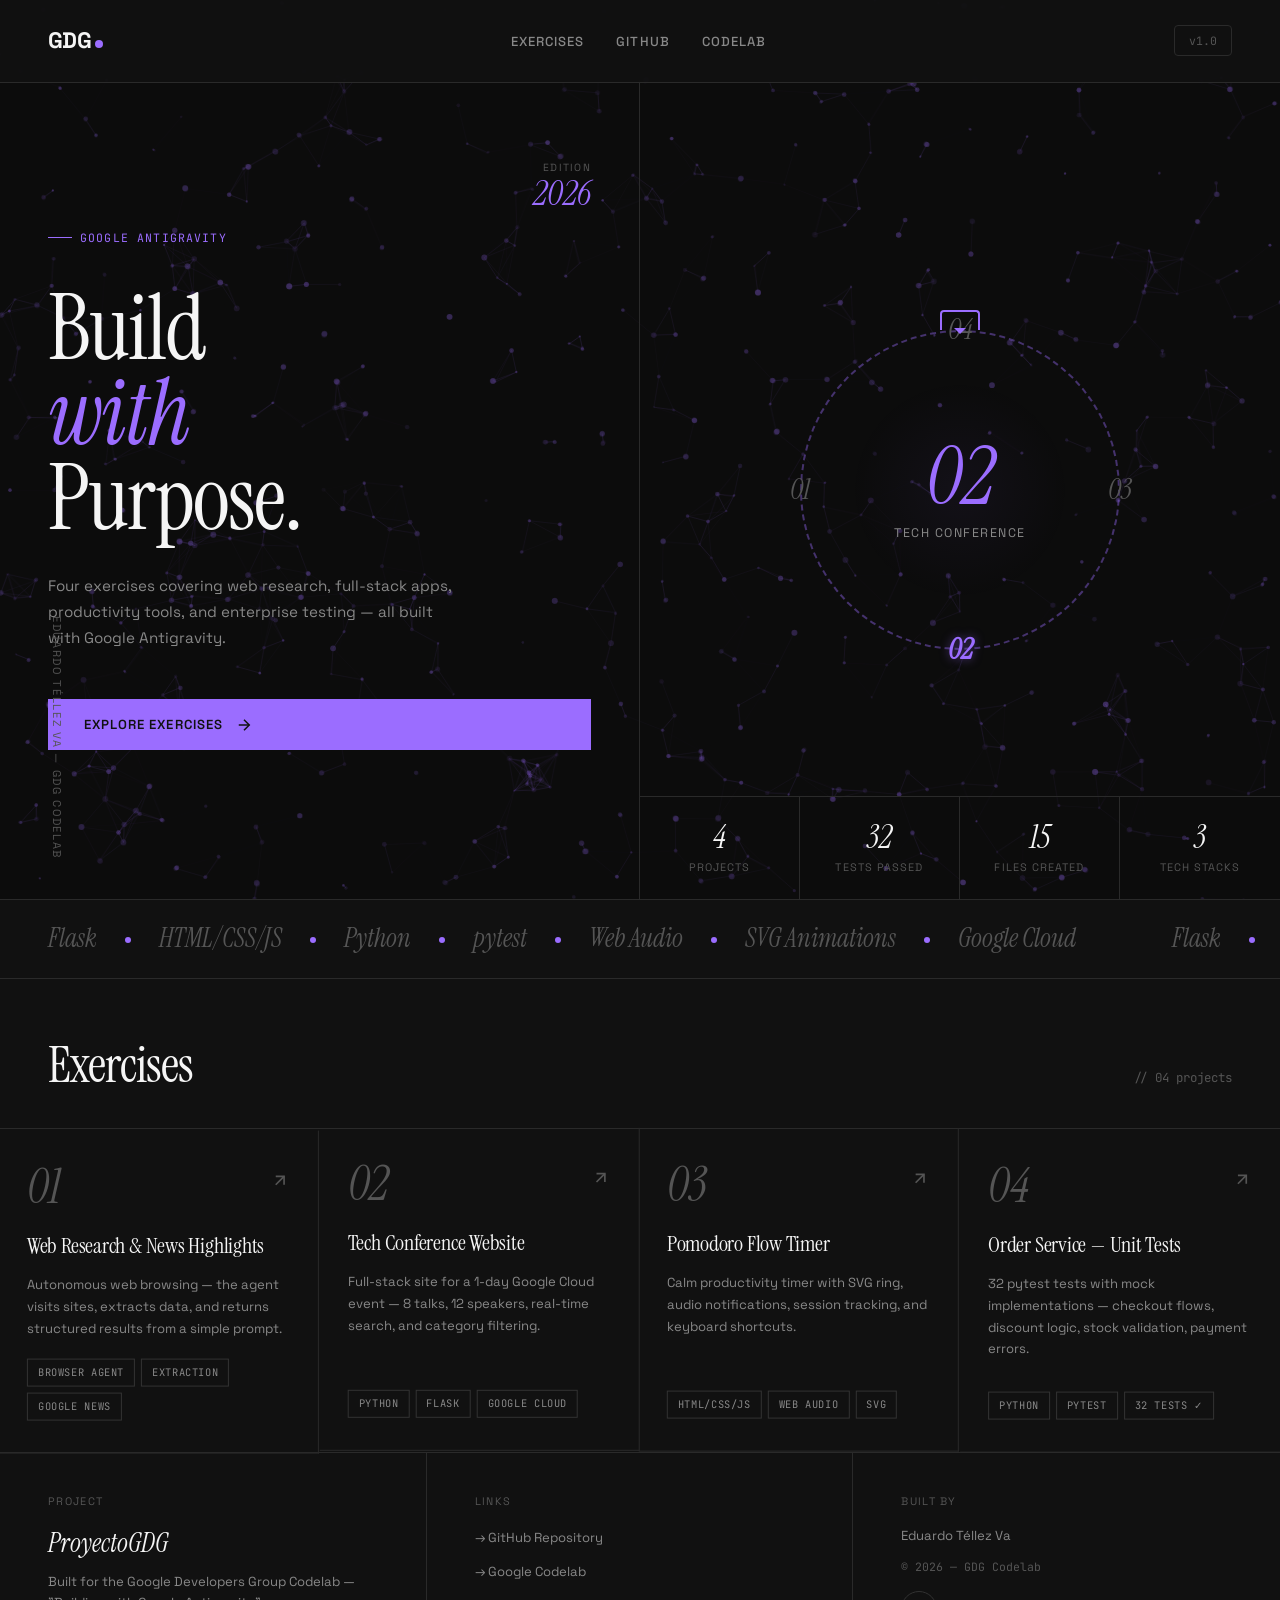
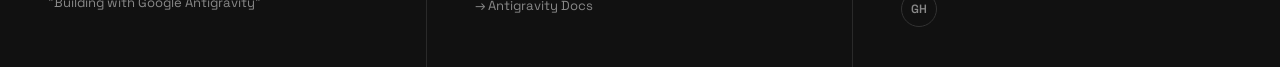
<file: index.html>
<!DOCTYPE html>
<html lang="en">
<head>
    <meta charset="UTF-8">
    <meta name="viewport" content="width=device-width, initial-scale=1.0">
    <meta name="description" content="GDG Codelab — Building with Google Antigravity. Four hands-on exercises in web research, app development, and testing.">
    <title>ProyectoGDG — Building with Google Antigravity</title>
    <link rel="preconnect" href="https://fonts.googleapis.com">
    <link rel="preconnect" href="https://fonts.gstatic.com" crossorigin>
    <link href="https://fonts.googleapis.com/css2?family=Space+Grotesk:wght@300;400;500;600;700&amp;family=Instrument+Serif:ital@0;1&amp;family=JetBrains+Mono:wght@400;500&amp;display=swap" rel="stylesheet">
    <link rel="stylesheet" href="particles.css">
    <style>
        /* ═══════════════════════════════════════════════
           EDITORIAL / BRUTALIST DESIGN SYSTEM
           ═══════════════════════════════════════════════ */
        :root {
            --bg: #111111;
            --bg-alt: #0a0a0a;
            --surface: #1a1a1a;
            --border: #2a2a2a;
            --border-light: #333333;
            --accent: #9B6DFF;
            --accent-dim: rgba(155, 109, 255, 0.12);
            --accent-glow: rgba(155, 109, 255, 0.25);
            --white: #f5f5f5;
            --gray: #888888;
            --gray-dim: #555555;
            --font-sans: 'Space Grotesk', system-ui, sans-serif;
            --font-serif: 'Instrument Serif', Georgia, serif;
            --font-mono: 'JetBrains Mono', monospace;
        }

        *, *::before, *::after { box-sizing: border-box; margin: 0; padding: 0; }
        html { -webkit-font-smoothing: antialiased; scroll-behavior: smooth; }

        body {
            font-family: var(--font-sans);
            background: var(--bg);
            color: var(--white);
            line-height: 1.5;
            overflow-x: hidden;
        }

        a { color: inherit; text-decoration: none; }

        /* ─── NAV ─── */
        .nav {
            display: flex;
            justify-content: space-between;
            align-items: center;
            padding: 24px 48px;
            border-bottom: 1px solid var(--border);
            position: fixed;
            top: 0;
            left: 0;
            right: 0;
            z-index: 100;
            background: rgba(17,17,17,0.9);
            backdrop-filter: blur(12px);
        }

        .nav-logo {
            display: flex;
            align-items: baseline;
            gap: 4px;
        }

        .nav-logo-text {
            font-size: 1.4rem;
            font-weight: 700;
            letter-spacing: -0.03em;
        }

        .nav-logo-dot {
            width: 8px;
            height: 8px;
            background: var(--accent);
            border-radius: 50%;
            display: inline-block;
        }

        .nav-links {
            display: flex;
            gap: 32px;
            list-style: none;
        }

        .nav-links a {
            font-size: 0.82rem;
            font-weight: 500;
            color: var(--gray);
            text-transform: uppercase;
            letter-spacing: 0.08em;
            transition: color 200ms;
        }

        .nav-links a:hover { color: var(--white); }

        .nav-tag {
            font-size: 0.72rem;
            font-family: var(--font-mono);
            color: var(--gray-dim);
            border: 1px solid var(--border);
            padding: 6px 14px;
            border-radius: 4px;
        }

        /* ─── HERO ─── */
        .hero {
            min-height: 100vh;
            display: grid;
            grid-template-columns: 1fr 1fr;
            border-bottom: 1px solid var(--border);
            padding-top: 80px;
        }

        .hero-left {
            display: flex;
            flex-direction: column;
            justify-content: center;
            padding: 80px 48px;
            border-right: 1px solid var(--border);
            position: relative;
        }

        .hero-edition {
            position: absolute;
            top: 80px;
            right: 48px;
            text-align: right;
        }

        .hero-edition-label {
            font-size: 0.65rem;
            text-transform: uppercase;
            letter-spacing: 0.12em;
            color: var(--gray-dim);
        }

        .hero-edition-year {
            font-family: var(--font-serif);
            font-size: 2.2rem;
            font-style: italic;
            color: var(--accent);
            line-height: 1;
        }

        .hero-vertical {
            writing-mode: vertical-rl;
            text-orientation: mixed;
            position: absolute;
            left: 48px;
            bottom: 40px;
            font-size: 0.7rem;
            text-transform: uppercase;
            letter-spacing: 0.15em;
            color: var(--gray-dim);
        }

        .hero-badge {
            display: inline-flex;
            align-items: center;
            gap: 8px;
            font-size: 0.72rem;
            font-family: var(--font-mono);
            color: var(--accent);
            text-transform: uppercase;
            letter-spacing: 0.1em;
            margin-bottom: 40px;
        }

        .hero-badge::before {
            content: '';
            width: 24px;
            height: 1px;
            background: var(--accent);
        }

        .hero-title {
            font-family: var(--font-serif);
            font-size: clamp(3.5rem, 7vw, 6rem);
            font-weight: 400;
            line-height: 0.95;
            letter-spacing: -0.02em;
            margin-bottom: 32px;
        }

        .hero-title em {
            font-style: italic;
            color: var(--accent);
        }

        .hero-desc {
            font-size: 0.95rem;
            color: var(--gray);
            max-width: 420px;
            line-height: 1.7;
            margin-bottom: 48px;
        }

        .hero-cta {
            display: inline-flex;
            align-items: center;
            gap: 12px;
            font-size: 0.82rem;
            font-weight: 600;
            text-transform: uppercase;
            letter-spacing: 0.08em;
            color: var(--bg);
            background: var(--accent);
            padding: 16px 36px;
            border-radius: 0;
            transition: all 200ms;
        }

        .hero-cta:hover {
            background: var(--white);
            gap: 18px;
        }

        .hero-cta svg {
            transition: transform 200ms;
        }

        .hero-cta:hover svg {
            transform: translateX(4px);
        }

        .hero-right {
            display: flex;
            flex-direction: column;
            justify-content: center;
            align-items: center;
            position: relative;
            overflow: hidden;
        }

        /* ─── INTERACTIVE BRUTALIST DIAL ─── */
        .hero-wheel-container {
            position: relative;
            width: 360px;
            height: 360px;
            display: flex;
            align-items: center;
            justify-content: center;
            user-select: none;
        }

        /* Fixed Top Selector Lens */
        .wheel-marker {
            position: absolute;
            top: 0;
            left: 50%;
            transform: translateX(-50%);
            width: 40px;
            height: 20px;
            border: 2px solid var(--accent);
            border-bottom: none;
            border-radius: 4px 4px 0 0;
            z-index: 10;
            display: flex;
            align-items: center;
            justify-content: center;
        }
        .wheel-marker::after {
            content: '';
            width: 0; height: 0;
            border-left: 6px solid transparent;
            border-right: 6px solid transparent;
            border-top: 6px solid var(--accent);
            transform: translateY(10px);
        }

        /* Rotating Outer Dial */
        .hero-circle {
            width: 320px;
            height: 320px;
            border: 2px dashed rgba(155, 109, 255, 0.4);
            border-radius: 50%;
            position: absolute;
            top: 20px;
            left: 20px;
            cursor: grab;
            transition: box-shadow 0.6s cubic-bezier(0.25, 0.46, 0.45, 0.94);
        }
        .hero-circle:active {
            cursor: grabbing;
        }

        /* The little numbers around the dial */
        .wheel-node {
            position: absolute;
            top: 50%;
            left: 50%;
            width: 40px;
            height: 40px;
            margin-top: -20px;
            margin-left: -20px;
            display: flex;
            align-items: center;
            justify-content: center;
            font-family: var(--font-serif);
            font-size: 1.8rem;
            font-style: italic;
            color: var(--gray-dim);
            transform: rotate(var(--a)) translateY(-160px) rotate(calc(var(--a) * -1));
            transition: color 0.3s, text-shadow 0.3s;
        }
        /* When a node is active, JS will add this class */
        .wheel-node.active {
            color: var(--accent);
            text-shadow: 0 0 10px rgba(155, 109, 255, 0.5);
            font-weight: bold;
        }

        /* Fixed Center Display */
        .hero-circle-inner {
            position: absolute;
            text-align: center;
            cursor: pointer;
            width: 220px;
            height: 220px;
            border-radius: 50%;
            background: radial-gradient(circle, rgba(155, 109, 255, 0.05) 0%, transparent 70%);
            display: flex;
            flex-direction: column;
            align-items: center;
            justify-content: center;
            z-index: 5;
            transition: all 0.3s cubic-bezier(0.25, 0.46, 0.45, 0.94);
        }
        .hero-circle-inner:hover {
            background: radial-gradient(circle, rgba(155, 109, 255, 0.15) 0%, transparent 70%);
            transform: scale(1.05);
        }

        .hero-circle-num {
            font-family: var(--font-serif);
            font-size: 5rem;
            font-style: italic;
            color: var(--accent);
            line-height: 1;
        }

        .hero-circle-text {
            font-size: 0.78rem;
            text-transform: uppercase;
            letter-spacing: 0.12em;
            color: var(--gray);
            margin-top: 8px;
        }

        /* Stats row at bottom of hero */
        .hero-stats {
            position: absolute;
            bottom: 0;
            left: 0;
            right: 0;
            display: grid;
            grid-template-columns: repeat(4, 1fr);
            border-top: 1px solid var(--border);
        }

        .stat {
            padding: 24px 32px;
            border-right: 1px solid var(--border);
            text-align: center;
        }

        .stat:last-child { border-right: none; }

        .stat-num {
            font-family: var(--font-serif);
            font-size: 2rem;
            font-style: italic;
            color: var(--white);
            line-height: 1;
        }

        .stat-label {
            font-size: 0.68rem;
            text-transform: uppercase;
            letter-spacing: 0.1em;
            color: var(--gray-dim);
            margin-top: 6px;
        }

        /* ─── EXERCISES SECTION ─── */
        .exercises {
            padding: 0;
        }

        .section-header {
            display: flex;
            justify-content: space-between;
            align-items: baseline;
            padding: 48px 48px 24px;
            border-bottom: 1px solid var(--border);
        }

        .section-title {
            font-family: var(--font-serif);
            font-size: clamp(2rem, 4vw, 3.5rem);
            font-weight: 400;
            letter-spacing: -0.02em;
        }

        .section-count {
            font-family: var(--font-mono);
            font-size: 0.78rem;
            color: var(--gray-dim);
        }

        /* Exercise Cards - Grid */
        .exercises-grid {
            display: grid;
            grid-template-columns: repeat(4, 1fr);
        }

        .exercise-card {
            border-right: 1px solid var(--border);
            border-bottom: 1px solid var(--border);
            padding: 0;
            display: flex;
            flex-direction: column;
            transition: background 300ms;
            position: relative;
            text-decoration: none;
            color: inherit;
            overflow: hidden;
        }

        .exercise-card:last-child { border-right: none; }

        .exercise-card:hover {
            background: var(--surface);
        }

        .exercise-card:hover .card-arrow {
            transform: translate(4px, -4px);
            color: var(--accent);
        }

        .exercise-card:hover .card-num {
            color: var(--accent);
        }

        .card-top {
            padding: 32px 28px 20px;
            display: flex;
            justify-content: space-between;
            align-items: flex-start;
        }

        .card-num {
            font-family: var(--font-serif);
            font-size: 3rem;
            font-style: italic;
            color: var(--gray-dim);
            line-height: 1;
            transition: color 300ms;
        }

        .card-arrow {
            color: var(--gray-dim);
            transition: all 300ms;
            margin-top: 8px;
        }

        .card-body {
            padding: 0 28px 32px;
            flex: 1;
            display: flex;
            flex-direction: column;
        }

        .card-title {
            font-family: var(--font-serif);
            font-size: 1.4rem;
            font-weight: 400;
            line-height: 1.3;
            margin-bottom: 14px;
            letter-spacing: -0.01em;
        }

        .card-desc {
            font-size: 0.82rem;
            color: var(--gray);
            line-height: 1.65;
            margin-bottom: 20px;
            flex: 1;
        }

        .card-tags {
            display: flex;
            flex-wrap: wrap;
            gap: 6px;
        }

        .tag {
            font-size: 0.65rem;
            font-family: var(--font-mono);
            text-transform: uppercase;
            letter-spacing: 0.06em;
            padding: 5px 10px;
            border: 1px solid var(--border-light);
            color: var(--gray);
            transition: all 200ms;
        }

        .exercise-card:hover .tag {
            border-color: var(--accent-dim);
            color: var(--accent);
            border-color: rgba(155, 109, 255, 0.3);
        }

        /* Accent bar on hover */
        .exercise-card::after {
            content: '';
            position: absolute;
            bottom: 0;
            left: 0;
            right: 0;
            height: 2px;
            background: var(--accent);
            transform: scaleX(0);
            transform-origin: left;
            transition: transform 400ms cubic-bezier(0.25, 0.46, 0.45, 0.94);
        }

        .exercise-card:hover::after {
            transform: scaleX(1);
        }

        /* ─── MARQUEE ─── */
        .marquee-section {
            border-bottom: 1px solid var(--border);
            overflow: hidden;
            padding: 20px 0;
        }

        .marquee {
            display: flex;
            animation: scroll 20s linear infinite;
            white-space: nowrap;
        }

        .marquee-item {
            font-family: var(--font-serif);
            font-size: 1.6rem;
            font-style: italic;
            color: var(--gray-dim);
            padding: 0 48px;
            flex-shrink: 0;
        }

        .marquee-item .dot {
            display: inline-block;
            width: 6px;
            height: 6px;
            background: var(--accent);
            border-radius: 50%;
            margin: 0 24px;
            vertical-align: middle;
        }

        @keyframes scroll {
            from { transform: translateX(0); }
            to { transform: translateX(-50%); }
        }

        /* ─── FOOTER ─── */
        .footer {
            display: grid;
            grid-template-columns: 1fr 1fr 1fr;
            border-top: 1px solid var(--border);
        }

        .footer-col {
            padding: 40px 48px;
            border-right: 1px solid var(--border);
        }

        .footer-col:last-child { border-right: none; }

        .footer-heading {
            font-size: 0.68rem;
            text-transform: uppercase;
            letter-spacing: 0.12em;
            color: var(--gray-dim);
            margin-bottom: 16px;
        }

        .footer-logo-text {
            font-family: var(--font-serif);
            font-size: 1.6rem;
            font-style: italic;
            margin-bottom: 8px;
        }

        .footer-detail {
            font-size: 0.82rem;
            color: var(--gray);
            line-height: 1.6;
        }

        .footer-links {
            list-style: none;
            display: flex;
            flex-direction: column;
            gap: 10px;
        }

        .footer-links a {
            font-size: 0.82rem;
            color: var(--gray);
            transition: color 200ms;
        }

        .footer-links a:hover { color: var(--accent); }

        .footer-copy {
            font-size: 0.72rem;
            color: var(--gray-dim);
            font-family: var(--font-mono);
        }

        .footer-socials {
            display: flex;
            gap: 12px;
            margin-top: 16px;
        }

        .social-dot {
            width: 36px;
            height: 36px;
            border-radius: 50%;
            border: 1px solid var(--border-light);
            display: flex;
            align-items: center;
            justify-content: center;
            color: var(--gray);
            font-size: 0.75rem;
            font-weight: 600;
            transition: all 200ms;
        }

        .social-dot:hover {
            border-color: var(--accent);
            color: var(--accent);
        }

        /* ─── RESPONSIVE ─── */
        @media (max-width: 1024px) {
            .exercises-grid { grid-template-columns: repeat(2, 1fr); }
            .exercise-card:nth-child(2) { border-right: none; }
            .hero { grid-template-columns: 1fr; }
            .hero-left { border-right: none; border-bottom: 1px solid var(--border); }
            .hero-right { min-height: 50vh; }
        }

        @media (max-width: 768px) {
            .nav { padding: 16px 24px; }
            .nav-links { display: none; }
            .hero-left { padding: 60px 24px; }
            .hero-stats { grid-template-columns: repeat(2, 1fr); }
            .stat:nth-child(2) { border-right: none; }
            .exercises-grid { grid-template-columns: 1fr; }
            .exercise-card { border-right: none !important; }
            .section-header { padding: 32px 24px 16px; }
            .card-top, .card-body { padding-left: 24px; padding-right: 24px; }
            .footer { grid-template-columns: 1fr; }
            .footer-col { border-right: none; border-bottom: 1px solid var(--border); }
            .footer-col:last-child { border-bottom: none; }
            .hero-circle { width: 220px; height: 220px; }
            .hero-circle-num { font-size: 3.5rem; }
        }

        @media (max-width: 480px) {
            .hero-title { font-size: 2.8rem; }
            .card-num { font-size: 2.2rem; }
            .card-title { font-size: 1.2rem; }
        }
    </style>
</head>
<body>
    <!-- ═══ NAV ═══ -->
    <nav class="nav" id="nav">
        <div class="nav-logo">
            <span class="nav-logo-text">GDG</span>
            <span class="nav-logo-dot"></span>
        </div>
        <ul class="nav-links">
            <li><a href="#exercises">Exercises</a></li>
            <li><a href="https://github.com/Eddglitch/ProyectoGDG" target="_blank">GitHub</a></li>
            <li><a href="https://codelabs.developers.google.com/building-with-google-antigravity" target="_blank">Codelab</a></li>
        </ul>
        <span class="nav-tag">v1.0</span>
    </nav>

    <!-- ═══ HERO ═══ -->
    <header class="hero" id="hero">
        <div class="hero-left">
            <div class="hero-edition">
                <div class="hero-edition-label">Edition</div>
                <div class="hero-edition-year">2026</div>
            </div>

            <span class="hero-vertical">Eduardo Téllez Va — GDG Codelab</span>

            <div class="hero-badge">Google Antigravity</div>

            <h1 class="hero-title">
                Build<br>
                <em>with</em><br>
                Purpose.
            </h1>

            <p class="hero-desc">
                Four exercises covering web research, full-stack apps, 
                productivity tools, and enterprise testing — all built 
                with Google Antigravity.
            </p>

            <a href="#exercises" class="hero-cta" id="hero-cta">
                Explore Exercises
                <svg width="18" height="18" viewBox="0 0 24 24" fill="none" stroke="currentColor" stroke-width="2">
                    <line x1="5" y1="12" x2="19" y2="12"/><polyline points="12 5 19 12 12 19"/>
                </svg>
            </a>
        </div>

        <div class="hero-right">
            <div class="hero-wheel-container">
                <div class="wheel-marker"></div>
                <div class="hero-circle" id="wheel-dial">
                    <!-- Project Nodes around the dial -->
                    <!-- Note: angle mapping matches indexes 0,1,2,3 -> logic assumes top is active -->
                    <div class="wheel-node" style="--a: 0deg;" id="node-0">01</div>
                    <div class="wheel-node" style="--a: 270deg;" id="node-1">02</div>
                    <div class="wheel-node" style="--a: 180deg;" id="node-2">03</div>
                    <div class="wheel-node" style="--a: 90deg;" id="node-3">04</div>
                </div>
                <!-- Fixed Center -->
                <div class="hero-circle-inner">
                    <div class="hero-circle-num" id="wheel-num">00</div>
                    <div class="hero-circle-text" id="wheel-text">Spin to Select</div>
                </div>
            </div>

            <!-- Stats -->
            <div class="hero-stats">
                <div class="stat">
                    <div class="stat-num">4</div>
                    <div class="stat-label">Projects</div>
                </div>
                <div class="stat">
                    <div class="stat-num">32</div>
                    <div class="stat-label">Tests Passed</div>
                </div>
                <div class="stat">
                    <div class="stat-num">15</div>
                    <div class="stat-label">Files Created</div>
                </div>
                <div class="stat">
                    <div class="stat-num">3</div>
                    <div class="stat-label">Tech Stacks</div>
                </div>
            </div>
        </div>
    </header>

    <!-- ═══ MARQUEE ═══ -->
    <div class="marquee-section">
        <div class="marquee">
            <span class="marquee-item">Flask <span class="dot"></span> HTML/CSS/JS <span class="dot"></span> Python <span class="dot"></span> pytest <span class="dot"></span> Web Audio <span class="dot"></span> SVG Animations <span class="dot"></span> Google Cloud</span>
            <span class="marquee-item">Flask <span class="dot"></span> HTML/CSS/JS <span class="dot"></span> Python <span class="dot"></span> pytest <span class="dot"></span> Web Audio <span class="dot"></span> SVG Animations <span class="dot"></span> Google Cloud</span>
        </div>
    </div>

    <!-- ═══ EXERCISES ═══ -->
    <section class="exercises" id="exercises">
        <div class="section-header">
            <h2 class="section-title">Exercises</h2>
            <span class="section-count">// 04 projects</span>
        </div>

        <div class="exercises-grid">
            <!-- 01 -->
            <a href="web-research/index.html" class="exercise-card" id="card-01">
                <div class="card-top">
                    <span class="card-num">01</span>
                    <svg class="card-arrow" width="20" height="20" viewBox="0 0 24 24" fill="none" stroke="currentColor" stroke-width="2">
                        <line x1="7" y1="17" x2="17" y2="7"/><polyline points="7 7 17 7 17 17"/>
                    </svg>
                </div>
                <div class="card-body">
                    <h3 class="card-title">Web Research &amp; News Highlights</h3>
                    <p class="card-desc">Autonomous web browsing — the agent visits sites, extracts data, and returns structured results from a simple prompt.</p>
                    <div class="card-tags">
                        <span class="tag">Browser Agent</span>
                        <span class="tag">Extraction</span>
                        <span class="tag">Google News</span>
                    </div>
                </div>
            </a>

            <!-- 02 -->
            <a href="conference-app-static/index.html" class="exercise-card" id="card-02">
                <div class="card-top">
                    <span class="card-num">02</span>
                    <svg class="card-arrow" width="20" height="20" viewBox="0 0 24 24" fill="none" stroke="currentColor" stroke-width="2">
                        <line x1="7" y1="17" x2="17" y2="7"/><polyline points="7 7 17 7 17 17"/>
                    </svg>
                </div>
                <div class="card-body">
                    <h3 class="card-title">Tech Conference Website</h3>
                    <p class="card-desc">Full-stack site for a 1-day Google Cloud event — 8 talks, 12 speakers, real-time search, and category filtering.</p>
                    <div class="card-tags">
                        <span class="tag">Python</span>
                        <span class="tag">Flask</span>
                        <span class="tag">Google Cloud</span>
                    </div>
                </div>
            </a>

            <!-- 03 -->
            <a href="pomodoro-app/index.html" class="exercise-card" id="card-03">
                <div class="card-top">
                    <span class="card-num">03</span>
                    <svg class="card-arrow" width="20" height="20" viewBox="0 0 24 24" fill="none" stroke="currentColor" stroke-width="2">
                        <line x1="7" y1="17" x2="17" y2="7"/><polyline points="7 7 17 7 17 17"/>
                    </svg>
                </div>
                <div class="card-body">
                    <h3 class="card-title">Pomodoro Flow Timer</h3>
                    <p class="card-desc">Calm productivity timer with SVG ring, audio notifications, session tracking, and keyboard shortcuts.</p>
                    <div class="card-tags">
                        <span class="tag">HTML/CSS/JS</span>
                        <span class="tag">Web Audio</span>
                        <span class="tag">SVG</span>
                    </div>
                </div>
            </a>

            <!-- 04 -->
            <a href="https://github.com/Eddglitch/ProyectoGDG/tree/main/order-service" target="_blank" class="exercise-card" id="card-04">
                <div class="card-top">
                    <span class="card-num">04</span>
                    <svg class="card-arrow" width="20" height="20" viewBox="0 0 24 24" fill="none" stroke="currentColor" stroke-width="2">
                        <line x1="7" y1="17" x2="17" y2="7"/><polyline points="7 7 17 7 17 17"/>
                    </svg>
                </div>
                <div class="card-body">
                    <h3 class="card-title">Order Service — Unit Tests</h3>
                    <p class="card-desc">32 pytest tests with mock implementations — checkout flows, discount logic, stock validation, payment errors.</p>
                    <div class="card-tags">
                        <span class="tag">Python</span>
                        <span class="tag">pytest</span>
                        <span class="tag">32 Tests ✓</span>
                    </div>
                </div>
            </a>
        </div>
    </section>

    <!-- ═══ FOOTER ═══ -->
    <footer class="footer" id="footer">
        <div class="footer-col">
            <div class="footer-heading">Project</div>
            <div class="footer-logo-text">ProyectoGDG</div>
            <p class="footer-detail">Built for the Google Developers Group Codelab — "Building with Google Antigravity"</p>
        </div>
        <div class="footer-col">
            <div class="footer-heading">Links</div>
            <ul class="footer-links">
                <li><a href="https://github.com/Eddglitch/ProyectoGDG" target="_blank">→ GitHub Repository</a></li>
                <li><a href="https://codelabs.developers.google.com/building-with-google-antigravity" target="_blank">→ Google Codelab</a></li>
                <li><a href="https://antigravity.google/" target="_blank">→ Antigravity Docs</a></li>
            </ul>
        </div>
        <div class="footer-col">
            <div class="footer-heading">Built by</div>
            <p class="footer-detail">Eduardo Téllez Va</p>
            <p class="footer-copy" style="margin-top: 12px;">© 2026 — GDG Codelab</p>
            <div class="footer-socials">
                <a href="https://github.com/Eddglitch" target="_blank" class="social-dot" title="GitHub">GH</a>
            </div>
        </div>
    </footer>

    <script>
        // ─── RANDOMIZED BRUTALIST LAYOUT SHIFTS ───
        document.addEventListener('DOMContentLoaded', () => {
            document.querySelectorAll('.exercise-card').forEach(card => {
                // Random offset between -2px and 2px
                const xOffset = (Math.random() * 4 - 2).toFixed(1);
                const yOffset = (Math.random() * 4 - 2).toFixed(1);
                // In brutalism, slight misalignments look intentional
                card.style.transform = `translate(${xOffset}px, ${yOffset}px)`;
                
                // On hover reset the transform
                card.addEventListener('mouseenter', () => {
                    card.style.transform = `translate(0px, 0px)`;
                });
                card.addEventListener('mouseleave', () => {
                    card.style.transform = `translate(${xOffset}px, ${yOffset}px)`;
                });
            });
        });

        // Smooth scroll for nav links
        document.querySelectorAll('a[href^="#"]').forEach(anchor => {
            anchor.addEventListener('click', function (e) {
                e.preventDefault();
                document.querySelector(this.getAttribute('href')).scrollIntoView({
                    behavior: 'smooth'
                });
            });
        });

        // ─── INTERACTIVE WHEEL MINIGAME ───
        const wheel = document.getElementById('wheel-dial');
        const wheelInner = document.querySelector('.hero-circle-inner');
        const wheelNum = document.getElementById('wheel-num');
        const wheelText = document.getElementById('wheel-text');
        
        if (wheel) {
            const projects = [
                { num: '01', title: 'Web Research', url: 'web-research/index.html' },
                { num: '02', title: 'Tech Conference', url: 'conference-app-static/index.html' },
                { num: '03', title: 'Pomodoro Timer', url: 'pomodoro-app/index.html' },
                { num: '04', title: 'Order Tests', url: 'https://github.com/Eddglitch/ProyectoGDG/tree/main/order-service' }
            ];

            let currentRot = 0;
            let isDragging = false;
            let startAngle = 0;
            let currentProj = -1;
            let hasDragged = false;
            
            function getAngle(e) {
                const rect = wheel.getBoundingClientRect();
                const cx = rect.left + rect.width / 2;
                const cy = rect.top + rect.height / 2;
                let px = e.touches ? e.touches[0].clientX : e.clientX;
                let py = e.touches ? e.touches[0].clientY : e.clientY;
                return Math.atan2(py - cy, px - cx) * (180 / Math.PI) + 90; 
            }

            function updateDisplay() {
                // Normalize rotation
                let normalizedRot = currentRot % 360;
                if (normalizedRot < 0) normalizedRot += 360;
                // Index mapped to rotation segments (0deg -> 01, 90deg -> 04, 180deg -> 03, 270deg -> 02)
                let index = Math.floor((360 - normalizedRot + 45) / 90) % 4; 
                
                if (index !== currentProj) {
                    currentProj = index;
                    const proj = projects[index];
                    
                    // Update active node styling
                    document.querySelectorAll('.wheel-node').forEach((node, i) => {
                        node.classList.toggle('active', i === index);
                    });

                    // Update Fixed Center text with pop animation
                    wheelInner.style.opacity = 0;
                    wheelInner.style.transform = `scale(0.85)`;
                    
                    setTimeout(() => {
                        wheelNum.textContent = proj.num;
                        wheelText.textContent = proj.title;
                        wheelInner.style.opacity = 1;
                        wheelInner.style.transform = `scale(1)`;
                    }, 150);
                }
            }

            function onStart(e) {
                isDragging = true;
                hasDragged = false;
                wheel.style.transition = 'none';
                startAngle = getAngle(e) - currentRot;
            }

            function onMove(e) {
                if (!isDragging) return;
                hasDragged = true;
                currentRot = getAngle(e) - startAngle;
                wheel.style.transform = `rotate(${currentRot}deg)`;
                // Counter-rotate the nodes so they stay upright
                const nodes = document.querySelectorAll('.wheel-node');
                nodes.forEach(node => {
                    const a = node.style.getPropertyValue('--a');
                    node.style.transform = `rotate(${a}) translateY(-160px) rotate(calc(${a} * -1 - ${currentRot}deg))`;
                });
                updateDisplay();
                e.preventDefault();
            }

            function onEnd() {
                if (!isDragging) return;
                isDragging = false;
                
                let snapAngle = Math.round(currentRot / 90) * 90;
                wheel.style.transition = 'transform 0.5s cubic-bezier(0.25, 0.46, 0.45, 0.94)';
                
                currentRot = snapAngle;
                wheel.style.transform = `rotate(${currentRot}deg)`;
                // Animate nodes upright counter-rotation
                const nodes = document.querySelectorAll('.wheel-node');
                nodes.forEach(node => {
                    node.style.transition = 'transform 0.5s cubic-bezier(0.25, 0.46, 0.45, 0.94)';
                    const a = node.style.getPropertyValue('--a');
                    node.style.transform = `rotate(${a}) translateY(-160px) rotate(calc(${a} * -1 - ${currentRot}deg))`;
                    
                    // Remove transition after it's done so it doesn't lag when dragging again
                    setTimeout(() => node.style.transition = 'color 0.3s, text-shadow 0.3s', 500);
                });
                
                updateDisplay();
            }

            // Click down on the wheel OR the center triggers rotation (since center is inside the container)
            wheel.addEventListener('mousedown', onStart);
            window.addEventListener('mousemove', onMove, {passive: false});
            window.addEventListener('mouseup', onEnd);
            wheel.addEventListener('touchstart', onStart, {passive: false});
            window.addEventListener('touchmove', onMove, {passive: false});
            window.addEventListener('touchend', onEnd);

            wheelInner.addEventListener('click', () => {
                if(!hasDragged) {
                    const url = projects[currentProj].url;
                    if(url.startsWith('http')) {
                        window.open(url, '_blank');
                    } else {
                        window.location.href = url;
                    }
                }
            });

            // Init state explicitly with index 3 to show "04 Exercises"
            currentRot = -90; 
            wheel.style.transform = `rotate(${currentRot}deg)`;
            const nodes = document.querySelectorAll('.wheel-node');
            nodes.forEach(node => {
                const a = node.style.getPropertyValue('--a');
                node.style.transform = `rotate(${a}) translateY(-160px) rotate(calc(${a} * -1 - ${currentRot}deg))`;
            });
            updateDisplay();
        }

        // Smooth scroll for CTA
        document.getElementById('hero-cta')?.addEventListener('click', (e) => {
            e.preventDefault();
            const target = document.getElementById('exercises');
            if (target) {
                const navHeight = document.querySelector('.nav')?.offsetHeight || 0;
                const offset = target.getBoundingClientRect().top + window.scrollY - navHeight;
                window.scrollTo({ top: offset, behavior: 'smooth' });
            }
        });
    </script>
    <script src="particles.js"></script>
</body>
</html>
</file>
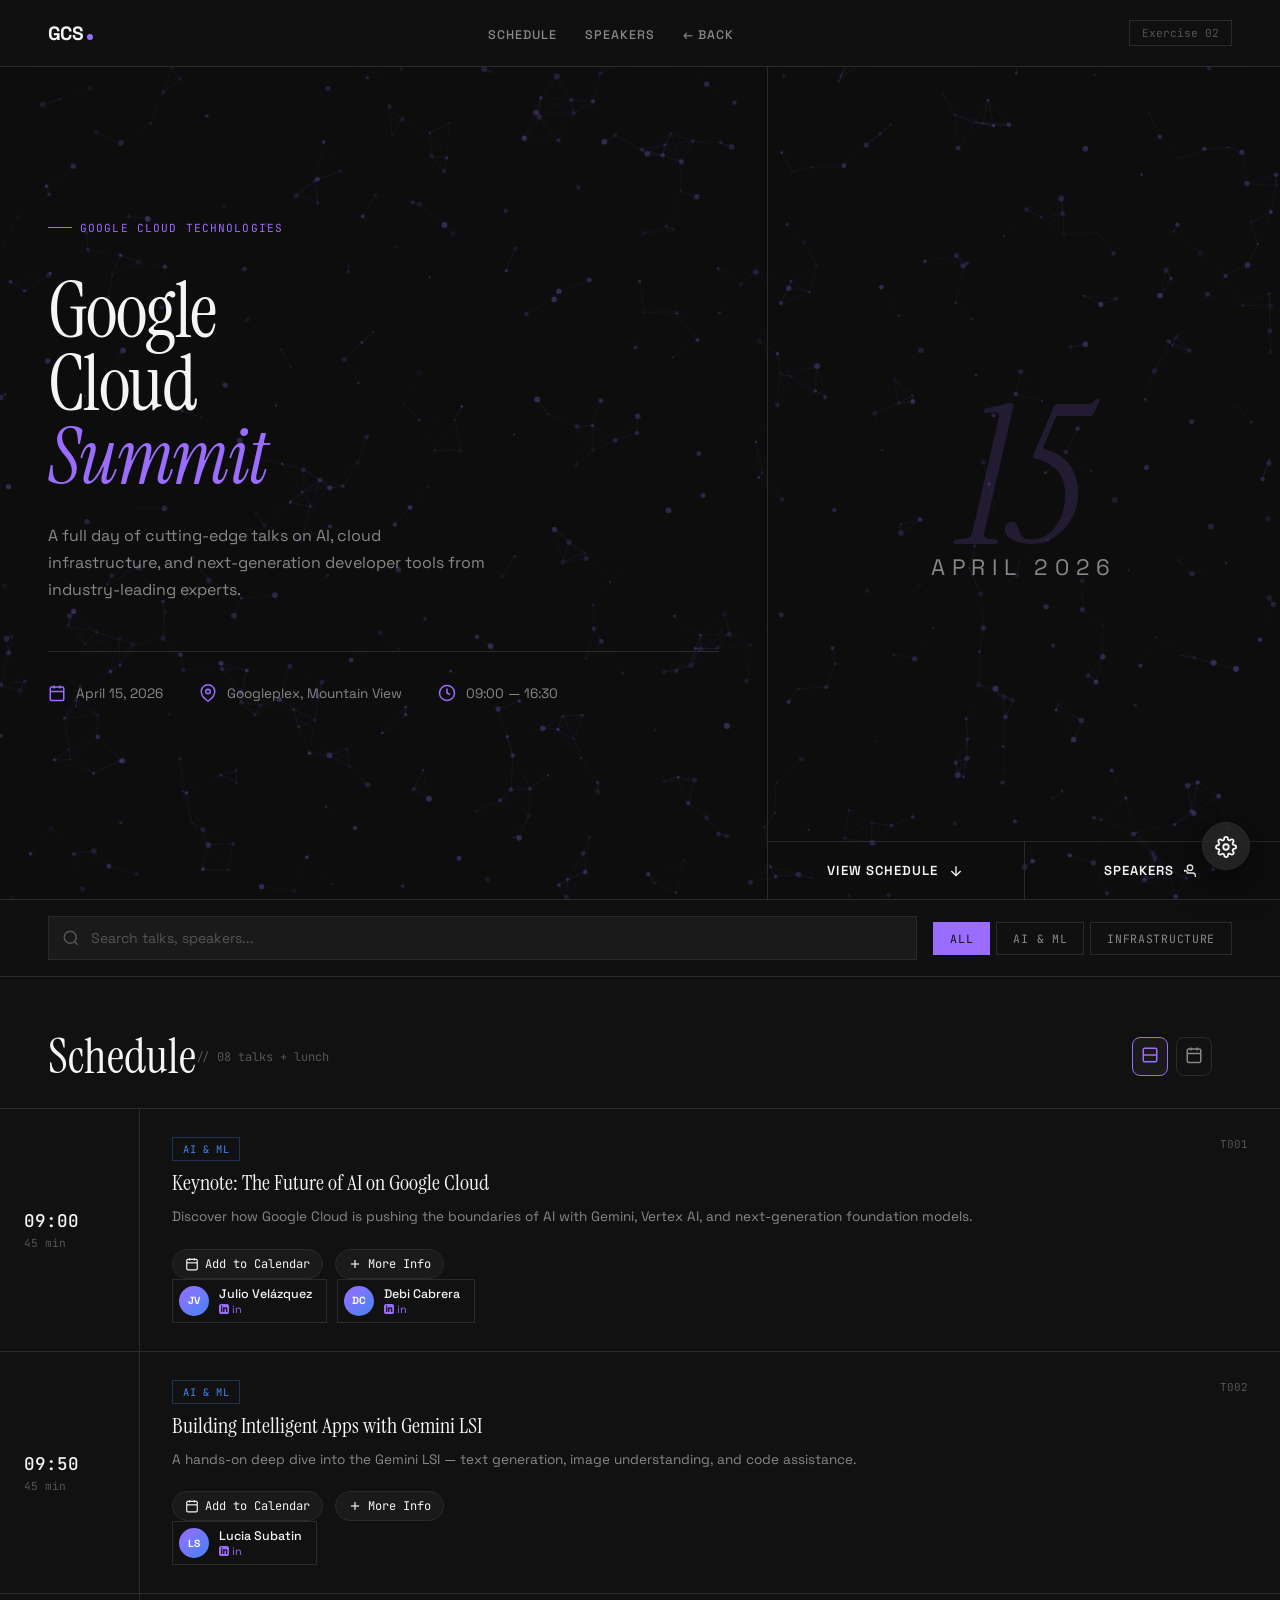
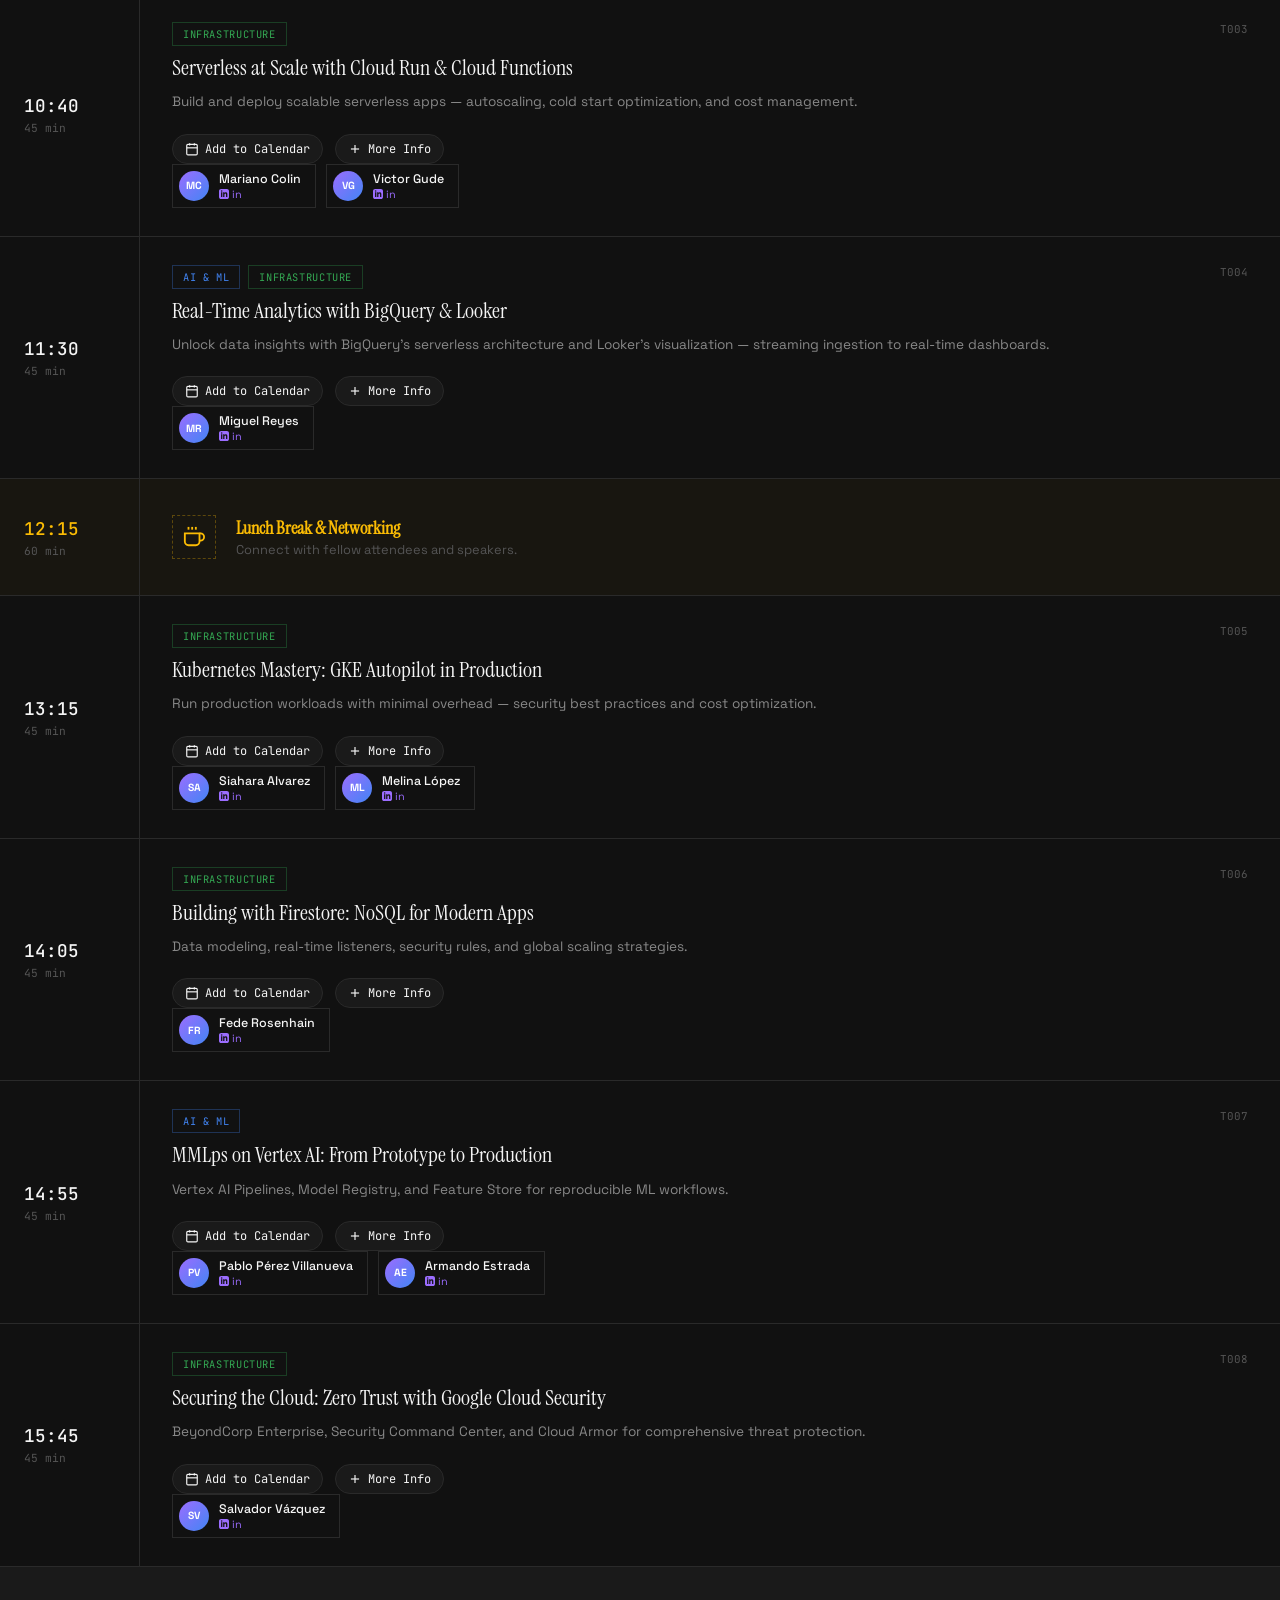
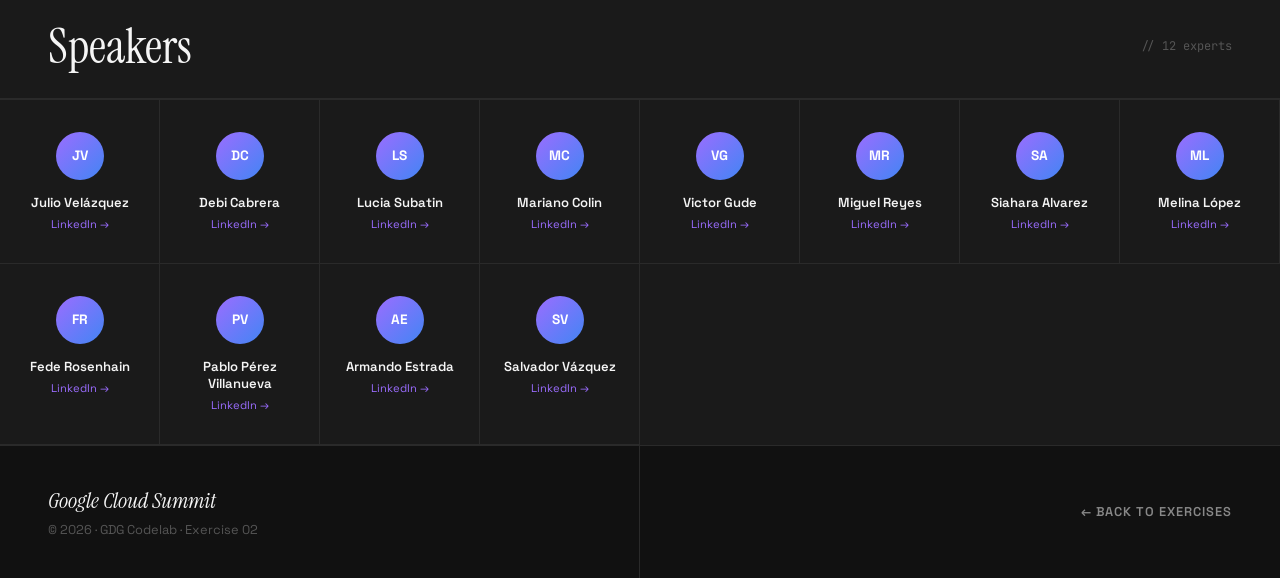
<file: conference-app-static/index.html>
﻿<!DOCTYPE html>
<html lang="en">
<head>
    <meta charset="UTF-8">
    <meta name="viewport" content="width=device-width, initial-scale=1.0">
    <meta name="description" content="Google Cloud Summit 2026 — A full day of cutting-edge talks on Google Cloud Technologies.">
    <title>Google Cloud Summit 2026</title>
    <link rel="preconnect" href="https://fonts.googleapis.com">
    <link rel="preconnect" href="https://fonts.gstatic.com" crossorigin>
    <link href="https://fonts.googleapis.com/css2?family=Space+Grotesk:wght@300;400;500;600;700&amp;family=Instrument+Serif:ital@0;1&amp;family=JetBrains+Mono:wght@400;500&amp;display=swap" rel="stylesheet">
    <link rel="stylesheet" href="../particles.css">
    <style>
        :root {
            --bg: #111111;
            --surface: #1a1a1a;
            --border: #2a2a2a;
            --border-light: #333;
            --accent: #9B6DFF;
            --accent-dim: rgba(155,109,255,0.12);
            --blue: #4285F4;
            --green: #34A853;
            --yellow: #FBBC04;
            --red: #EA4335;
            --white: #f5f5f5;
            --gray: #888;
            --gray-dim: #555;
            --sans: 'Space Grotesk', system-ui, sans-serif;
            --serif: 'Instrument Serif', Georgia, serif;
            --mono: 'JetBrains Mono', monospace;
        }

        *, *::before, *::after { box-sizing: border-box; margin: 0; padding: 0; }
        html { scroll-behavior: smooth; -webkit-font-smoothing: antialiased; }
        body { font-family: var(--sans); background: var(--bg); color: var(--white); overflow-x: hidden; }
        a { color: inherit; text-decoration: none; }

        /* ── Reveal animations ── */
        .reveal { opacity: 0; transform: translateY(30px); transition: opacity 0.7s ease, transform 0.7s ease; }
        .reveal.visible { opacity: 1; transform: translateY(0); }
        .reveal-left { opacity: 0; transform: translateX(-40px); transition: opacity 0.7s ease, transform 0.7s ease; }
        .reveal-left.visible { opacity: 1; transform: translateX(0); }

        /* ── NAV ── */
        .nav {
            display: flex; justify-content: space-between; align-items: center;
            padding: 20px 48px; border-bottom: 1px solid var(--border);
            position: fixed; top: 0; left: 0; right: 0; z-index: 100;
            background: rgba(17,17,17,0.92); backdrop-filter: blur(16px);
        }
        .nav-brand { display: flex; align-items: baseline; gap: 4px; }
        .nav-logo { font-size: 1.2rem; font-weight: 700; letter-spacing: -0.03em; }
        .nav-dot { width: 6px; height: 6px; background: var(--accent); border-radius: 50%; }
        .nav-links { display: flex; gap: 28px; list-style: none; }
        .nav-links a {
            font-size: 0.78rem; font-weight: 500; color: var(--gray);
            text-transform: uppercase; letter-spacing: 0.08em; transition: color 200ms;
            position: relative;
        }
        .nav-links a::after {
            content: ''; position: absolute; bottom: -4px; left: 0; width: 0;
            height: 1px; background: var(--accent); transition: width 300ms;
        }
        .nav-links a:hover { color: var(--white); }
        .nav-links a:hover::after { width: 100%; }
        .nav-tag { font-size: 0.7rem; font-family: var(--mono); color: var(--gray-dim); border: 1px solid var(--border); padding: 5px 12px; }
        .nav-menu-btn { display: none; background: none; border: 1px solid var(--border); color: var(--white); padding: 8px; cursor: pointer; }

        /* ── HERO ── */
        .hero {
            min-height: 100vh; display: grid; grid-template-columns: 1.2fr 0.8fr;
            border-bottom: 1px solid var(--border); padding-top: 64px;
        }
        .hero-left {
            padding: 80px 48px 120px; display: flex; flex-direction: column;
            justify-content: center; border-right: 1px solid var(--border); position: relative;
        }
        .hero-badge {
            display: inline-flex; align-items: center; gap: 8px;
            font-size: 0.7rem; font-family: var(--mono); color: var(--accent);
            text-transform: uppercase; letter-spacing: 0.1em; margin-bottom: 40px;
        }
        .hero-badge::before { content: ''; width: 24px; height: 1px; background: var(--accent); }
        .hero-title {
            font-family: var(--serif); font-size: clamp(3rem, 6vw, 5.5rem);
            font-weight: 400; line-height: 0.95; letter-spacing: -0.02em; margin-bottom: 28px;
        }
        .hero-title em { font-style: italic; color: var(--accent); }
        .hero-tagline { font-size: 1rem; color: var(--gray); max-width: 440px; line-height: 1.7; margin-bottom: 48px; }
        .hero-meta {
            display: flex; gap: 36px; padding-top: 32px;
            border-top: 1px solid var(--border); flex-wrap: wrap;
        }
        .meta-item { display: flex; align-items: center; gap: 10px; }
        .meta-icon { width: 18px; height: 18px; color: var(--accent); }
        .meta-text { font-size: 0.85rem; color: var(--gray); }

        .hero-right {
            display: flex; flex-direction: column; align-items: center;
            justify-content: center; position: relative; overflow: hidden;
        }
        .hero-date-display { text-align: center; }
        .hero-date-day {
            font-family: var(--serif); font-size: clamp(6rem, 15vw, 12rem);
            font-style: italic; color: var(--accent); opacity: 0.15; line-height: 1;
        }
        .hero-date-month {
            font-size: 1.4rem; text-transform: uppercase; letter-spacing: 0.3em;
            color: var(--gray); margin-top: -20px; position: relative;
        }
        .hero-cta-row {
            position: absolute; bottom: 0; left: 0; right: 0;
            display: flex; border-top: 1px solid var(--border);
        }
        .hero-cta {
            flex: 1; padding: 20px 32px; display: flex; align-items: center;
            justify-content: center; gap: 10px; font-size: 0.82rem; font-weight: 600;
            text-transform: uppercase; letter-spacing: 0.08em;
            border-right: 1px solid var(--border); transition: all 250ms; cursor: pointer;
        }
        .hero-cta:last-child { border-right: none; }
        .hero-cta:hover { background: var(--accent); color: var(--bg); }
        .hero-cta svg { transition: transform 200ms; }
        .hero-cta:hover svg { transform: translateY(4px); }

        /* ── SEARCH / FILTER ── */
        .search-section {
            position: sticky; top: 64px; z-index: 90;
            padding: 16px 48px; background: rgba(17,17,17,0.95);
            backdrop-filter: blur(16px); border-bottom: 1px solid var(--border);
            display: flex; gap: 16px; align-items: center; flex-wrap: wrap;
        }
        .search-wrap { position: relative; flex: 1; min-width: 200px; }
        .search-icon { position: absolute; left: 14px; top: 50%; transform: translateY(-50%); width: 18px; height: 18px; color: var(--gray-dim); pointer-events: none; }
        .search-input {
            width: 100%; padding: 12px 14px 12px 42px; background: var(--surface);
            border: 1px solid var(--border); color: var(--white);
            font-family: var(--sans); font-size: 0.88rem; outline: none; transition: border-color 200ms;
        }
        .search-input::placeholder { color: var(--gray-dim); }
        .search-input:focus { border-color: var(--accent); }
        .search-clear {
            position: absolute; right: 10px; top: 50%; transform: translateY(-50%);
            background: none; border: none; color: var(--gray-dim); cursor: pointer; padding: 4px; display: none;
        }
        .search-clear svg { width: 16px; height: 16px; }
        .filter-pills { display: flex; gap: 6px; flex-wrap: wrap; }
        .pill {
            padding: 8px 16px; border: 1px solid var(--border); background: transparent;
            color: var(--gray); font-family: var(--mono); font-size: 0.72rem;
            text-transform: uppercase; letter-spacing: 0.06em; cursor: pointer; transition: all 200ms;
        }
        .pill:hover { border-color: var(--accent); color: var(--accent); }
        .pill.active { background: var(--accent); border-color: var(--accent); color: var(--bg); }

        /* ── SCHEDULE ── */
        .schedule { padding: 0; }
        .section-header {
            display: flex; justify-content: space-between; align-items: baseline;
            padding: 48px 48px 20px; border-bottom: 1px solid var(--border);
        }
        .section-title { font-family: var(--serif); font-size: clamp(1.8rem, 4vw, 3rem); font-weight: 400; }
        .section-count { font-family: var(--mono); font-size: 0.75rem; color: var(--gray-dim); }

        .timeline { display: flex; flex-direction: column; }

        .talk-card {
            display: grid; grid-template-columns: 140px 1fr; border-bottom: 1px solid var(--border);
            transition: background 300ms; position: relative; overflow: hidden;
        }
        .talk-card::after {
            content: ''; position: absolute; left: 0; top: 0; bottom: 0;
            width: 3px; background: var(--accent); transform: scaleY(0);
            transform-origin: top; transition: transform 400ms cubic-bezier(0.25,0.46,0.45,0.94);
        }
        .talk-card:hover::after { transform: scaleY(1); }
        .talk-card:hover { background: var(--surface); }
        .talk-card.hidden { display: none !important; }

        .talk-time-col {
            padding: 28px 24px; border-right: 1px solid var(--border);
            display: flex; flex-direction: column; justify-content: center;
        }
        .talk-time { font-family: var(--mono); font-size: 1.1rem; font-weight: 500; }
        .talk-duration { font-size: 0.7rem; color: var(--gray-dim); margin-top: 4px; font-family: var(--mono); }

        .talk-content { padding: 28px 32px; }
        .talk-header { display: flex; justify-content: space-between; align-items: flex-start; margin-bottom: 8px; }
        .talk-categories { display: flex; gap: 8px; flex-wrap: wrap; }
        .cat-tag {
            font-size: 0.65rem; font-family: var(--mono); text-transform: uppercase;
            letter-spacing: 0.06em; padding: 4px 10px; border: 1px solid;
        }
        .cat-ai { border-color: rgba(66,133,244,0.3); color: var(--blue); }
        .cat-infra { border-color: rgba(52,168,83,0.3); color: var(--green); }
        .talk-id { font-size: 0.68rem; font-family: var(--mono); color: var(--gray-dim); }
        .talk-title {
            font-family: var(--serif); font-size: 1.35rem; font-weight: 400;
            margin-bottom: 8px; line-height: 1.35; transition: color 200ms;
        }
        .talk-card:hover .talk-title { color: var(--accent); }
        .talk-desc { font-size: 0.85rem; color: var(--gray); line-height: 1.65; margin-bottom: 16px; }
        .talk-speakers { display: flex; gap: 10px; flex-wrap: wrap; }
        .speaker-chip {
            display: flex; align-items: center; gap: 10px;
            padding: 6px 14px 6px 6px; border: 1px solid var(--border);
            transition: all 250ms;
        }
        .speaker-chip:hover { border-color: var(--accent); transform: translateY(-2px); }
        .speaker-avatar {
            width: 30px; height: 30px; border-radius: 50%;
            background: linear-gradient(135deg, var(--accent), var(--blue));
            display: flex; align-items: center; justify-content: center;
            font-size: 0.65rem; font-weight: 700; color: #fff; flex-shrink: 0;
        }
        .speaker-name { font-size: 0.78rem; font-weight: 500; }
        .speaker-link-icon { font-size: 0.68rem; color: var(--accent); display: flex; align-items: center; gap: 3px; }

        /* Break */
        .talk-break { background: rgba(251,188,4,0.03); }
        .talk-break .talk-time { color: var(--yellow); }
        .break-inner {
            display: flex; align-items: center; gap: 20px; padding: 8px 0;
        }
        .break-icon {
            width: 44px; height: 44px; border: 1px dashed rgba(251,188,4,0.3);
            display: flex; align-items: center; justify-content: center; color: var(--yellow); flex-shrink: 0;
        }
        .break-icon svg { width: 22px; height: 22px; }
        .break-title { font-family: var(--serif); font-size: 1.1rem; color: var(--yellow); }
        .break-desc { font-size: 0.8rem; color: var(--gray-dim); margin-top: 2px; }

        /* No results */
        .no-results { text-align: center; padding: 60px; color: var(--gray-dim); display: none; }
        .no-results h3 { font-family: var(--serif); font-size: 1.4rem; color: var(--gray); margin-bottom: 8px; }

        /* ── SPEAKERS ── */
        .speakers { padding: 0; background: var(--surface); }
        .speakers-grid {
            display: grid; grid-template-columns: repeat(auto-fill, minmax(160px, 1fr));
            border-top: 1px solid var(--border);
        }
        .speaker-card {
            display: flex; flex-direction: column; align-items: center; text-align: center;
            padding: 32px 16px; border-right: 1px solid var(--border);
            border-bottom: 1px solid var(--border); transition: all 300ms; position: relative;
        }
        .speaker-card::after {
            content: ''; position: absolute; bottom: 0; left: 0; right: 0;
            height: 2px; background: var(--accent); transform: scaleX(0); transition: transform 350ms;
        }
        .speaker-card:hover::after { transform: scaleX(1); }
        .speaker-card:hover { background: rgba(155,109,255,0.04); }
        .speaker-card-avatar {
            width: 48px; height: 48px; border-radius: 50%;
            background: linear-gradient(135deg, var(--accent), var(--blue));
            display: flex; align-items: center; justify-content: center;
            font-size: 0.85rem; font-weight: 700; color: #fff; margin-bottom: 14px;
            transition: transform 300ms;
        }
        .speaker-card:hover .speaker-card-avatar { transform: scale(1.1); }
        .speaker-card-name { font-size: 0.82rem; font-weight: 600; margin-bottom: 6px; }
        .speaker-card-link { font-size: 0.7rem; color: var(--accent); display: flex; align-items: center; gap: 4px; }

        /* ── FOOTER ── */
        .footer {
            display: grid; grid-template-columns: 1fr 1fr;
            border-top: 1px solid var(--border);
        }
        .footer-left { padding: 40px 48px; border-right: 1px solid var(--border); }
        .footer-right { padding: 40px 48px; display: flex; align-items: center; justify-content: flex-end; }
        .footer-logo { font-family: var(--serif); font-size: 1.4rem; font-style: italic; margin-bottom: 6px; }
        .footer-text { font-size: 0.8rem; color: var(--gray-dim); }
        .footer-back {
            font-size: 0.8rem; font-weight: 600; text-transform: uppercase;
            letter-spacing: 0.08em; color: var(--gray); display: flex; align-items: center;
            gap: 8px; transition: color 200ms;
        }
        .footer-back:hover { color: var(--accent); }

        /* ── RESPONSIVE ── */
        @media (max-width: 1024px) {
            .hero { grid-template-columns: 1fr; }
            .hero-left { border-right: none; border-bottom: 1px solid var(--border); }
            .hero-right { min-height: 40vh; }
        }
        @media (max-width: 768px) {
            .nav { padding: 16px 20px; }
            .nav-links { display: none; }
            .nav-menu-btn { display: block; }
            .hero-left { padding: 60px 20px 80px; }
            .search-section { padding: 12px 20px; flex-direction: column; top: 56px; }
            .section-header { padding: 32px 20px 14px; }
            .talk-card { grid-template-columns: 90px 1fr; }
            .talk-time-col { padding: 20px 12px; }
            .talk-content { padding: 20px 16px; }
            .talk-title { font-size: 1.1rem; }
            .speaker-chip { padding: 4px 10px 4px 4px; }
            .speakers-grid { grid-template-columns: repeat(auto-fill, minmax(130px, 1fr)); }
            .footer { grid-template-columns: 1fr; }
            .footer-left { border-right: none; border-bottom: 1px solid var(--border); }
            .footer-right { justify-content: flex-start; }
        }

        /* ── SETTINGS FAB (Google I/O Style) ── */
        .settings-fab {
            position: fixed; bottom: 30px; right: 30px; z-index: 999;
            background: rgba(40,40,40,0.8); backdrop-filter: blur(20px);
            border: 1px solid var(--border); border-radius: 30px; 
            display: flex; flex-direction: column; align-items: flex-start;
            box-shadow: 0 10px 40px rgba(0,0,0,0.6); 
            transition: all 0.5s cubic-bezier(0.2, 0.8, 0.2, 1);
            overflow: hidden; width: 48px; height: 48px;
        }
        .settings-fab.open { width: 280px; height: 160px; border-radius: 20px; }
        
        .settings-header {
            width: 100%; display: flex; align-items: center; justify-content: center;
            height: 48px; cursor: pointer; flex-shrink: 0;
        }
        .settings-fab.open .settings-header { justify-content: flex-end; padding-right: 14px; }
        
        .settings-icon { 
            width: 22px; height: 22px; color: var(--white); 
            transition: transform 0.5s cubic-bezier(0.2, 0.8, 0.2, 1);
        }
        .settings-fab.open .settings-icon { transform: rotate(180deg); }
        
        .settings-content { 
            opacity: 0; pointer-events: none; transition: opacity 0.3s; 
            padding: 0 24px 24px; width: 100%; display: flex; flex-direction: column; gap: 18px; 
            transform: translateY(10px); transition: all 0.4s ease;
        }
        .settings-fab.open .settings-content { opacity: 1; pointer-events: auto; transform: translateY(0); transition-delay: 0.1s; }
        
        .settings-row { display: flex; align-items: center; justify-content: space-between; width: 100%; }
        .settings-label { font-family: var(--mono); font-size: 0.75rem; color: #aaa; text-transform: uppercase; letter-spacing: 0.05em; }
        
        .color-picker { display: flex; gap: 10px; }
        .color-btn { 
            width: 20px; height: 20px; border-radius: 50%; border: 2px solid transparent; 
            cursor: pointer; transition: transform 0.2s, border-color 0.2s; 
        }
        .color-btn:hover { transform: scale(1.2); }
        .color-btn.active { border-color: var(--white); transform: scale(1.1); }
        
        .lang-picker { display: flex; background: rgba(0,0,0,0.3); border-radius: 20px; padding: 4px; }
        .lang-btn { 
            background: none; border: none; color: #888; padding: 4px 16px; 
            border-radius: 16px; font-size: 0.75rem; font-family: var(--mono); font-weight: 600;
            cursor: pointer; transition: all 0.3s ease;
        }
        .lang-btn.active { background: var(--accent); color: var(--bg); }
    
        /* ── CALENDAR VIEW & IO ANIMATIONS ── */
        .section-header { position: relative; display: flex; align-items: center; }
        .view-toggles { display: flex; gap: 8px; margin-left: auto; margin-right: 20px; }
        .view-btn { background: none; border: 1px solid var(--border); color: var(--gray); padding: 8px; cursor: pointer; border-radius: 8px; transition: 0.3s; }
        .view-btn.active { color: var(--accent); border-color: var(--accent); background: var(--surface); }
        .view-btn:hover { color: var(--white); border-color: var(--white); transform: translateY(-2px); }
        
        .timeline.calendar-mode { display: grid; grid-template-columns: repeat(auto-fill, minmax(320px, 1fr)); gap: 16px; padding: 24px 48px; background: var(--bg); border: none; }
        @media (max-width: 768px) { .timeline.calendar-mode { padding: 20px; grid-template-columns: 1fr; } }
        
        .timeline.calendar-mode .talk-card { display: flex; flex-direction: column; border: 1px solid var(--border); border-radius: 12px; background: var(--surface); }
        .timeline.calendar-mode .talk-card::after { width: 100%; height: 3px; transform: scaleX(0); transform-origin: left; top: 0; bottom: auto; }
        .timeline.calendar-mode .talk-card:hover::after { transform: scaleX(1); }
        .timeline.calendar-mode .talk-time-col { border-right: none; border-bottom: 1px solid var(--border); padding: 16px; flex-direction: row; justify-content: space-between; align-items: center; }
        .timeline.calendar-mode .talk-content { padding: 24px; flex: 1; display: flex; flex-direction: column; }
        .timeline.calendar-mode .talk-duration { margin-top: 0; }
        .timeline.calendar-mode .talk-speakers { margin-top: auto; padding-top: 20px; }

        .talk-actions { margin-top: 20px; display: flex; gap: 12px; flex-wrap: wrap; }
        .action-btn { display: inline-flex; align-items: center; gap: 6px; font-size: 0.75rem; font-family: var(--mono); color: var(--white); border: 1px solid var(--border); background: var(--surface); padding: 6px 12px; border-radius: 20px; transition: 0.3s; cursor: pointer; text-decoration: none; }
        .action-btn:hover { background: var(--accent); border-color: var(--accent); color: var(--bg); transform: translateY(-2px); }
        
        .more-info-content { max-height: 0; overflow: hidden; transition: max-height 0.4s ease-out; font-size: 0.85rem; color: var(--gray); }
        .more-info-content.expanded { max-height: 400px; margin-top: 16px; padding-top: 16px; border-top: 1px dashed var(--border); }
        
        /* I/O 2026 Like Interactions */
        .hero-title { transform-style: preserve-3d; perspective: 1000px; }
        .hero-title em { display: inline-block; transition: transform 0.5s cubic-bezier(0.175, 0.885, 0.32, 1.275); }
        .hero-title:hover em { transform: rotateY(15deg) scale(1.05); text-shadow: 0 10px 30px rgba(155,109,255,0.6); }
        .pill, .speaker-chip, .hero-cta { transition: transform 0.3s cubic-bezier(0.175, 0.885, 0.32, 1.275), background 0.3s, color 0.3s; }
        .pill:hover, .speaker-chip:hover { transform: translateY(-4px) scale(1.02); }
        
        .nav { transition: background 0.5s ease, backdrop-filter 0.5s ease; }
        .nav:hover { background: rgba(17,17,17,0.98); backdrop-filter: blur(24px); }
</style>
</head>
<body>
    <!-- NAV -->
    <nav class="nav" id="nav">
        <div class="nav-brand">
            <span class="nav-logo">GCS</span>
            <span class="nav-dot"></span>
        </div>
        <ul class="nav-links">
            <li><a href="#schedule" data-i18n="schedule">Schedule</a></li>
            <li><a href="#speakers" data-i18n="speakersTitle">Speakers</a></li>
            <li><a href="../" data-i18n="backBtn">← Back</a></li>
        </ul>
        <span class="nav-tag">Exercise 02</span>
        <button class="nav-menu-btn" onclick="document.querySelector('.nav-links').style.display=document.querySelector('.nav-links').style.display==='flex'?'none':'flex'" aria-label="Menu">
            <svg width="20" height="20" viewBox="0 0 24 24" fill="none" stroke="currentColor" stroke-width="2"><line x1="3" y1="6" x2="21" y2="6"/><line x1="3" y1="12" x2="21" y2="12"/><line x1="3" y1="18" x2="21" y2="18"/></svg>
        </button>
    </nav>

    <!-- HERO -->
    <header class="hero" id="hero">
        <div class="hero-left">
            <div class="hero-badge" data-i18n="heroBadge">Google Cloud Technologies</div>
            <h1 class="hero-title">Google<br>Cloud<br><em>Summit</em></h1>
            <p class="hero-tagline" data-i18n="heroTagline">A full day of cutting-edge talks on AI, cloud infrastructure, and next-generation developer tools from industry-leading experts.</p>
            <div class="hero-meta">
                <div class="meta-item">
                    <svg class="meta-icon" viewBox="0 0 24 24" fill="none" stroke="currentColor" stroke-width="2"><rect x="3" y="4" width="18" height="18" rx="2"/><line x1="16" y1="2" x2="16" y2="6"/><line x1="8" y1="2" x2="8" y2="6"/><line x1="3" y1="10" x2="21" y2="10"/></svg>
                    <span class="meta-text">April 15, 2026</span>
                </div>
                <div class="meta-item">
                    <svg class="meta-icon" viewBox="0 0 24 24" fill="none" stroke="currentColor" stroke-width="2"><path d="M21 10c0 7-9 13-9 13s-9-6-9-13a9 9 0 0118 0z"/><circle cx="12" cy="10" r="3"/></svg>
                    <span class="meta-text">Googleplex, Mountain View</span>
                </div>
                <div class="meta-item">
                    <svg class="meta-icon" viewBox="0 0 24 24" fill="none" stroke="currentColor" stroke-width="2"><circle cx="12" cy="12" r="10"/><polyline points="12 6 12 12 16 14"/></svg>
                    <span class="meta-text">09:00 — 16:30</span>
                </div>
            </div>
        </div>
        <div class="hero-right">
            <div class="hero-date-display">
                <div class="hero-date-day">15</div>
                <div class="hero-date-month">April 2026</div>
            </div>
            <div class="hero-cta-row">
                <a href="#schedule" class="hero-cta">
                    <span data-i18n="viewSchedule">View Schedule</span>
                    <svg width="16" height="16" viewBox="0 0 24 24" fill="none" stroke="currentColor" stroke-width="2"><line x1="12" y1="5" x2="12" y2="19"/><polyline points="19 12 12 19 5 12"/></svg>
                </a>
                <a href="#speakers" class="hero-cta">
                    <span data-i18n="speakersBtn">Speakers</span>
                    <svg width="16" height="16" viewBox="0 0 24 24" fill="none" stroke="currentColor" stroke-width="2"><path d="M17 21v-2a4 4 0 00-4-4H5a4 4 0 00-4-4v2"/><circle cx="9" cy="7" r="4"/></svg>
                </a>
            </div>
        </div>
    </header>

    <!-- SEARCH -->
    <section class="search-section" id="search-section">
        <div class="search-wrap">
            <svg class="search-icon" viewBox="0 0 24 24" fill="none" stroke="currentColor" stroke-width="2"><circle cx="11" cy="11" r="8"/><line x1="21" y1="21" x2="16.65" y2="16.65"/></svg>
            <input type="text" id="search-input" class="search-input" placeholder="Search talks, speakers..." data-i18n="searchPlaceholder" autocomplete="off">
            <button class="search-clear" id="search-clear" aria-label="Clear">
                <svg viewBox="0 0 24 24" fill="none" stroke="currentColor" stroke-width="2"><line x1="18" y1="6" x2="6" y2="18"/><line x1="6" y1="6" x2="18" y2="18"/></svg>
            </button>
        </div>
        <div class="filter-pills" id="filter-pills">
            <button class="pill active" data-category="" data-i18n="all">All</button>
            <button class="pill" data-category="AI & Machine Learning" data-i18n="ai">AI & ML</button>
            <button class="pill" data-category="Cloud Infrastructure" data-i18n="infra">Infrastructure</button>
        </div>
    </section>

    <!-- SCHEDULE -->
    <section class="schedule" id="schedule">
        <div class="section-header reveal">
            <h2 class="section-title" data-i18n="schedule">Schedule</h2>
            <span class="section-count">// 08 talks + lunch</span>
            <div class="view-toggles">
                <button class="view-btn active" id="btn-view-cards" data-i18n="viewCards" aria-label="Card View">
                    <svg viewBox="0 0 24 24" width="18" height="18" fill="none" stroke="currentColor" stroke-width="2"><rect x="3" y="3" width="18" height="18" rx="2" ry="2"></rect><line x1="3" y1="12" x2="21" y2="12"></line></svg>
                </button>
                <button class="view-btn" id="btn-view-calendar" data-i18n="viewCalendar" aria-label="Calendar View">
                    <svg viewBox="0 0 24 24" width="18" height="18" fill="none" stroke="currentColor" stroke-width="2"><rect x="3" y="4" width="18" height="18" rx="2" ry="2"></rect><line x1="16" y1="2" x2="16" y2="6"></line><line x1="8" y1="2" x2="8" y2="6"></line><line x1="3" y1="10" x2="21" y2="10"></line></svg>
                </button>
            </div>
        </div>
        <div class="timeline" id="timeline">
            <!-- T001 -->
            <div class="talk-card reveal" data-talk-id="T001" data-categories="ai & machine learning" data-title="keynote: the future of ai on google cloud" data-speakers="julio velázquez debi cabrera" id="talk-T001">
                <div class="talk-time-col"><span class="talk-time">09:00</span><span class="talk-duration">45 min</span></div>
                <div class="talk-content">
                    <div class="talk-header"><div class="talk-categories"><span class="cat-tag cat-ai">AI & ML</span></div><span class="talk-id">T001</span></div>
                    <h3 class="talk-title">Keynote: The Future of AI on Google Cloud</h3>
                    <p class="talk-desc">Discover how Google Cloud is pushing the boundaries of AI with Gemini, Vertex AI, and next-generation foundation models.</p>
                    
                    <div class="talk-actions">
                        <a href="#" class="action-btn gcal-btn" target="_blank">
                            <svg viewBox="0 0 24 24" width="14" height="14" fill="none" stroke="currentColor" stroke-width="2"><rect x="3" y="4" width="18" height="18" rx="2" ry="2"></rect><line x1="16" y1="2" x2="16" y2="6"></line><line x1="8" y1="2" x2="8" y2="6"></line><line x1="3" y1="10" x2="21" y2="10"></line></svg>
                            <span data-i18n="addToCal">Add to Calendar</span>
                        </a>
                        <button class="action-btn more-info-btn">
                            <svg viewBox="0 0 24 24" width="14" height="14" fill="none" stroke="currentColor" stroke-width="2"><line x1="12" y1="5" x2="12" y2="19"></line><line x1="5" y1="12" x2="19" y2="12"></line></svg>
                            <span data-i18n="moreInfo">More Info</span>
                        </button>
                    </div>
                    <div class="more-info-content">
                        <p style="margin-bottom:8px"><strong>Location:</strong> Stage Alpha</p>
                        <p>Detailed insights into the technical implementations, architecture decisions, and best practices directly from Google Cloud experts.</p>
                    </div>
                    <div class="talk-speakers">
                        <a href="https://linkedin.com/in/juliovelazquez" target="_blank" class="speaker-chip"><div class="speaker-avatar">JV</div><div><div class="speaker-name">Julio Velázquez</div><div class="speaker-link-icon"><svg width="10" height="10" viewBox="0 0 24 24" fill="currentColor"><path d="M19 0h-14c-2.761 0-5 2.239-5 5v14c0 2.761 2.239 5 5 5h14c2.762 0 5-2.239 5-5v-14c0-2.761-2.238-5-5-5zm-11 19h-3v-11h3v11zm-1.5-12.268c-.966 0-1.75-.79-1.75-1.764s.784-1.764 1.75-1.764 1.75.79 1.75 1.764-.783 1.764-1.75 1.764zm13.5 12.268h-3v-5.604c0-3.368-4-3.113-4 0v5.604h-3v-11h3v1.765c1.396-2.586 7-2.777 7 2.476v6.759z"/></svg> in</div></div></a>
                        <a href="https://linkedin.com/in/debicabrera" target="_blank" class="speaker-chip"><div class="speaker-avatar">DC</div><div><div class="speaker-name">Debi Cabrera</div><div class="speaker-link-icon"><svg width="10" height="10" viewBox="0 0 24 24" fill="currentColor"><path d="M19 0h-14c-2.761 0-5 2.239-5 5v14c0 2.761 2.239 5 5 5h14c2.762 0 5-2.239 5-5v-14c0-2.761-2.238-5-5-5zm-11 19h-3v-11h3v11zm-1.5-12.268c-.966 0-1.75-.79-1.75-1.764s.784-1.764 1.75-1.764 1.75.79 1.75 1.764-.783 1.764-1.75 1.764zm13.5 12.268h-3v-5.604c0-3.368-4-3.113-4 0v5.604h-3v-11h3v1.765c1.396-2.586 7-2.777 7 2.476v6.759z"/></svg> in</div></div></a>
                    </div>
                </div>
            </div>
            <!-- T002 -->
            <div class="talk-card reveal" data-talk-id="T002" data-categories="ai & machine learning" data-title="building intelligent apps with gemini api" data-speakers="lucia subatin" id="talk-T002">
                <div class="talk-time-col"><span class="talk-time">09:50</span><span class="talk-duration">45 min</span></div>
                <div class="talk-content">
                    <div class="talk-header"><div class="talk-categories"><span class="cat-tag cat-ai">AI & ML</span></div><span class="talk-id">T002</span></div>
                    <h3 class="talk-title">Building Intelligent Apps with Gemini LSI</h3>
                    <p class="talk-desc">A hands-on deep dive into the Gemini LSI — text generation, image understanding, and code assistance.</p>
                    
                    <div class="talk-actions">
                        <a href="#" class="action-btn gcal-btn" target="_blank">
                            <svg viewBox="0 0 24 24" width="14" height="14" fill="none" stroke="currentColor" stroke-width="2"><rect x="3" y="4" width="18" height="18" rx="2" ry="2"></rect><line x1="16" y1="2" x2="16" y2="6"></line><line x1="8" y1="2" x2="8" y2="6"></line><line x1="3" y1="10" x2="21" y2="10"></line></svg>
                            <span data-i18n="addToCal">Add to Calendar</span>
                        </a>
                        <button class="action-btn more-info-btn">
                            <svg viewBox="0 0 24 24" width="14" height="14" fill="none" stroke="currentColor" stroke-width="2"><line x1="12" y1="5" x2="12" y2="19"></line><line x1="5" y1="12" x2="19" y2="12"></line></svg>
                            <span data-i18n="moreInfo">More Info</span>
                        </button>
                    </div>
                    <div class="more-info-content">
                        <p style="margin-bottom:8px"><strong>Location:</strong> Stage Alpha</p>
                        <p>Detailed insights into the technical implementations, architecture decisions, and best practices directly from Google Cloud experts.</p>
                    </div>
                    <div class="talk-speakers">
                        <a href="https://linkedin.com/in/luciasubatin" target="_blank" class="speaker-chip"><div class="speaker-avatar">LS</div><div><div class="speaker-name">Lucia Subatin</div><div class="speaker-link-icon"><svg width="10" height="10" viewBox="0 0 24 24" fill="currentColor"><path d="M19 0h-14c-2.761 0-5 2.239-5 5v14c0 2.761 2.239 5 5 5h14c2.762 0 5-2.239 5-5v-14c0-2.761-2.238-5-5-5zm-11 19h-3v-11h3v11zm-1.5-12.268c-.966 0-1.75-.79-1.75-1.764s.784-1.764 1.75-1.764 1.75.79 1.75 1.764-.783 1.764-1.75 1.764zm13.5 12.268h-3v-5.604c0-3.368-4-3.113-4 0v5.604h-3v-11h3v1.765c1.396-2.586 7-2.777 7 2.476v6.759z"/></svg> in</div></div></a>
                    </div>
                </div>
            </div>
            <!-- T003 -->
            <div class="talk-card reveal" data-talk-id="T003" data-categories="cloud infrastructure" data-title="serverless at scale with cloud run & cloud functions" data-speakers="mariano colin victor gude" id="talk-T003">
                <div class="talk-time-col"><span class="talk-time">10:40</span><span class="talk-duration">45 min</span></div>
                <div class="talk-content">
                    <div class="talk-header"><div class="talk-categories"><span class="cat-tag cat-infra">Infrastructure</span></div><span class="talk-id">T003</span></div>
                    <h3 class="talk-title">Serverless at Scale with Cloud Run & Cloud Functions</h3>
                    <p class="talk-desc">Build and deploy scalable serverless apps — autoscaling, cold start optimization, and cost management.</p>
                    
                    <div class="talk-actions">
                        <a href="#" class="action-btn gcal-btn" target="_blank">
                            <svg viewBox="0 0 24 24" width="14" height="14" fill="none" stroke="currentColor" stroke-width="2"><rect x="3" y="4" width="18" height="18" rx="2" ry="2"></rect><line x1="16" y1="2" x2="16" y2="6"></line><line x1="8" y1="2" x2="8" y2="6"></line><line x1="3" y1="10" x2="21" y2="10"></line></svg>
                            <span data-i18n="addToCal">Add to Calendar</span>
                        </a>
                        <button class="action-btn more-info-btn">
                            <svg viewBox="0 0 24 24" width="14" height="14" fill="none" stroke="currentColor" stroke-width="2"><line x1="12" y1="5" x2="12" y2="19"></line><line x1="5" y1="12" x2="19" y2="12"></line></svg>
                            <span data-i18n="moreInfo">More Info</span>
                        </button>
                    </div>
                    <div class="more-info-content">
                        <p style="margin-bottom:8px"><strong>Location:</strong> Stage Alpha</p>
                        <p>Detailed insights into the technical implementations, architecture decisions, and best practices directly from Google Cloud experts.</p>
                    </div>
                    <div class="talk-speakers">
                        <a href="https://linkedin.com/in/marianocolin" target="_blank" class="speaker-chip"><div class="speaker-avatar">MC</div><div><div class="speaker-name">Mariano Colin</div><div class="speaker-link-icon"><svg width="10" height="10" viewBox="0 0 24 24" fill="currentColor"><path d="M19 0h-14c-2.761 0-5 2.239-5 5v14c0 2.761 2.239 5 5 5h14c2.762 0 5-2.239 5-5v-14c0-2.761-2.238-5-5-5zm-11 19h-3v-11h3v11zm-1.5-12.268c-.966 0-1.75-.79-1.75-1.764s.784-1.764 1.75-1.764 1.75.79 1.75 1.764-.783 1.764-1.75 1.764zm13.5 12.268h-3v-5.604c0-3.368-4-3.113-4 0v5.604h-3v-11h3v1.765c1.396-2.586 7-2.777 7 2.476v6.759z"/></svg> in</div></div></a>
                        <a href="https://linkedin.com/in/victorgude" target="_blank" class="speaker-chip"><div class="speaker-avatar">VG</div><div><div class="speaker-name">Victor Gude</div><div class="speaker-link-icon"><svg width="10" height="10" viewBox="0 0 24 24" fill="currentColor"><path d="M19 0h-14c-2.761 0-5 2.239-5 5v14c0 2.761 2.239 5 5 5h14c2.762 0 5-2.239 5-5v-14c0-2.761-2.238-5-5-5zm-11 19h-3v-11h3v11zm-1.5-12.268c-.966 0-1.75-.79-1.75-1.764s.784-1.764 1.75-1.764 1.75.79 1.75 1.764-.783 1.764-1.75 1.764zm13.5 12.268h-3v-5.604c0-3.368-4-3.113-4 0v5.604h-3v-11h3v1.765c1.396-2.586 7-2.777 7 2.476v6.759z"/></svg> in</div></div></a>
                    </div>
                </div>
            </div>
            <!-- T004 -->
            <div class="talk-card reveal" data-talk-id="T004" data-categories="ai & machine learning,cloud infrastructure" data-title="real-time analytics with bigquery & looker" data-speakers="miguel reyes" id="talk-T004">
                <div class="talk-time-col"><span class="talk-time">11:30</span><span class="talk-duration">45 min</span></div>
                <div class="talk-content">
                    <div class="talk-header"><div class="talk-categories"><span class="cat-tag cat-ai">AI & ML</span><span class="cat-tag cat-infra">Infrastructure</span></div><span class="talk-id">T004</span></div>
                    <h3 class="talk-title">Real-Time Analytics with BigQuery & Looker</h3>
                    <p class="talk-desc">Unlock data insights with BigQuery's serverless architecture and Looker's visualization — streaming ingestion to real-time dashboards.</p>
                    
                    <div class="talk-actions">
                        <a href="#" class="action-btn gcal-btn" target="_blank">
                            <svg viewBox="0 0 24 24" width="14" height="14" fill="none" stroke="currentColor" stroke-width="2"><rect x="3" y="4" width="18" height="18" rx="2" ry="2"></rect><line x1="16" y1="2" x2="16" y2="6"></line><line x1="8" y1="2" x2="8" y2="6"></line><line x1="3" y1="10" x2="21" y2="10"></line></svg>
                            <span data-i18n="addToCal">Add to Calendar</span>
                        </a>
                        <button class="action-btn more-info-btn">
                            <svg viewBox="0 0 24 24" width="14" height="14" fill="none" stroke="currentColor" stroke-width="2"><line x1="12" y1="5" x2="12" y2="19"></line><line x1="5" y1="12" x2="19" y2="12"></line></svg>
                            <span data-i18n="moreInfo">More Info</span>
                        </button>
                    </div>
                    <div class="more-info-content">
                        <p style="margin-bottom:8px"><strong>Location:</strong> Stage Alpha</p>
                        <p>Detailed insights into the technical implementations, architecture decisions, and best practices directly from Google Cloud experts.</p>
                    </div>
                    <div class="talk-speakers">
                        <a href="https://linkedin.com/in/miguelreyes" target="_blank" class="speaker-chip"><div class="speaker-avatar">MR</div><div><div class="speaker-name">Miguel Reyes</div><div class="speaker-link-icon"><svg width="10" height="10" viewBox="0 0 24 24" fill="currentColor"><path d="M19 0h-14c-2.761 0-5 2.239-5 5v14c0 2.761 2.239 5 5 5h14c2.762 0 5-2.239 5-5v-14c0-2.761-2.238-5-5-5zm-11 19h-3v-11h3v11zm-1.5-12.268c-.966 0-1.75-.79-1.75-1.764s.784-1.764 1.75-1.764 1.75.79 1.75 1.764-.783 1.764-1.75 1.764zm13.5 12.268h-3v-5.604c0-3.368-4-3.113-4 0v5.604h-3v-11h3v1.765c1.396-2.586 7-2.777 7 2.476v6.759z"/></svg> in</div></div></a>
                    </div>
                </div>
            </div>
            <!-- LUNCH -->
            <div class="talk-card talk-break reveal" data-talk-id="LUNCH" data-categories="" data-title="lunch break" data-speakers="" id="talk-LUNCH">
                <div class="talk-time-col"><span class="talk-time">12:15</span><span class="talk-duration">60 min</span></div>
                <div class="talk-content">
                    <div class="break-inner">
                        <div class="break-icon"><svg viewBox="0 0 24 24" fill="none" stroke="currentColor" stroke-width="2"><path d="M18 8h1a4 4 0 010 8h-1"/><path d="M2 8h16v9a4 4 0 01-4 4H6a4 4 0 01-4-4V8z"/><line x1="6" y1="1" x2="6" y2="4"/><line x1="10" y1="1" x2="10" y2="4"/><line x1="14" y1="1" x2="14" y2="4"/></svg></div>
                        <div><h3 class="break-title">Lunch Break & Networking</h3><p class="break-desc">Connect with fellow attendees and speakers.</p></div>
                    </div>
                </div>
            </div>
            <!-- T005 -->
            <div class="talk-card reveal" data-talk-id="T005" data-categories="cloud infrastructure" data-title="kubernetes mastery: gke autopilot in production" data-speakers="siahara alvarez melina lópez" id="talk-T005">
                <div class="talk-time-col"><span class="talk-time">13:15</span><span class="talk-duration">45 min</span></div>
                <div class="talk-content">
                    <div class="talk-header"><div class="talk-categories"><span class="cat-tag cat-infra">Infrastructure</span></div><span class="talk-id">T005</span></div>
                    <h3 class="talk-title">Kubernetes Mastery: GKE Autopilot in Production</h3>
                    <p class="talk-desc">Run production workloads with minimal overhead — security best practices and cost optimization.</p>
                    
                    <div class="talk-actions">
                        <a href="#" class="action-btn gcal-btn" target="_blank">
                            <svg viewBox="0 0 24 24" width="14" height="14" fill="none" stroke="currentColor" stroke-width="2"><rect x="3" y="4" width="18" height="18" rx="2" ry="2"></rect><line x1="16" y1="2" x2="16" y2="6"></line><line x1="8" y1="2" x2="8" y2="6"></line><line x1="3" y1="10" x2="21" y2="10"></line></svg>
                            <span data-i18n="addToCal">Add to Calendar</span>
                        </a>
                        <button class="action-btn more-info-btn">
                            <svg viewBox="0 0 24 24" width="14" height="14" fill="none" stroke="currentColor" stroke-width="2"><line x1="12" y1="5" x2="12" y2="19"></line><line x1="5" y1="12" x2="19" y2="12"></line></svg>
                            <span data-i18n="moreInfo">More Info</span>
                        </button>
                    </div>
                    <div class="more-info-content">
                        <p style="margin-bottom:8px"><strong>Location:</strong> Stage Alpha</p>
                        <p>Detailed insights into the technical implementations, architecture decisions, and best practices directly from Google Cloud experts.</p>
                    </div>
                    <div class="talk-speakers">
                        <a href="https://linkedin.com/in/siaharaalvarez" target="_blank" class="speaker-chip"><div class="speaker-avatar">SA</div><div><div class="speaker-name">Siahara Alvarez</div><div class="speaker-link-icon"><svg width="10" height="10" viewBox="0 0 24 24" fill="currentColor"><path d="M19 0h-14c-2.761 0-5 2.239-5 5v14c0 2.761 2.239 5 5 5h14c2.762 0 5-2.239 5-5v-14c0-2.761-2.238-5-5-5zm-11 19h-3v-11h3v11zm-1.5-12.268c-.966 0-1.75-.79-1.75-1.764s.784-1.764 1.75-1.764 1.75.79 1.75 1.764-.783 1.764-1.75 1.764zm13.5 12.268h-3v-5.604c0-3.368-4-3.113-4 0v5.604h-3v-11h3v1.765c1.396-2.586 7-2.777 7 2.476v6.759z"/></svg> in</div></div></a>
                        <a href="https://linkedin.com/in/melinalopez" target="_blank" class="speaker-chip"><div class="speaker-avatar">ML</div><div><div class="speaker-name">Melina López</div><div class="speaker-link-icon"><svg width="10" height="10" viewBox="0 0 24 24" fill="currentColor"><path d="M19 0h-14c-2.761 0-5 2.239-5 5v14c0 2.761 2.239 5 5 5h14c2.762 0 5-2.239 5-5v-14c0-2.761-2.238-5-5-5zm-11 19h-3v-11h3v11zm-1.5-12.268c-.966 0-1.75-.79-1.75-1.764s.784-1.764 1.75-1.764 1.75.79 1.75 1.764-.783 1.764-1.75 1.764zm13.5 12.268h-3v-5.604c0-3.368-4-3.113-4 0v5.604h-3v-11h3v1.765c1.396-2.586 7-2.777 7 2.476v6.759z"/></svg> in</div></div></a>
                    </div>
                </div>
            </div>
            <!-- T006 -->
            <div class="talk-card reveal" data-talk-id="T006" data-categories="cloud infrastructure" data-title="building with firestore: nosql for modern apps" data-speakers="fede rosenhain" id="talk-T006">
                <div class="talk-time-col"><span class="talk-time">14:05</span><span class="talk-duration">45 min</span></div>
                <div class="talk-content">
                    <div class="talk-header"><div class="talk-categories"><span class="cat-tag cat-infra">Infrastructure</span></div><span class="talk-id">T006</span></div>
                    <h3 class="talk-title">Building with Firestore: NoSQL for Modern Apps</h3>
                    <p class="talk-desc">Data modeling, real-time listeners, security rules, and global scaling strategies.</p>
                    
                    <div class="talk-actions">
                        <a href="#" class="action-btn gcal-btn" target="_blank">
                            <svg viewBox="0 0 24 24" width="14" height="14" fill="none" stroke="currentColor" stroke-width="2"><rect x="3" y="4" width="18" height="18" rx="2" ry="2"></rect><line x1="16" y1="2" x2="16" y2="6"></line><line x1="8" y1="2" x2="8" y2="6"></line><line x1="3" y1="10" x2="21" y2="10"></line></svg>
                            <span data-i18n="addToCal">Add to Calendar</span>
                        </a>
                        <button class="action-btn more-info-btn">
                            <svg viewBox="0 0 24 24" width="14" height="14" fill="none" stroke="currentColor" stroke-width="2"><line x1="12" y1="5" x2="12" y2="19"></line><line x1="5" y1="12" x2="19" y2="12"></line></svg>
                            <span data-i18n="moreInfo">More Info</span>
                        </button>
                    </div>
                    <div class="more-info-content">
                        <p style="margin-bottom:8px"><strong>Location:</strong> Stage Alpha</p>
                        <p>Detailed insights into the technical implementations, architecture decisions, and best practices directly from Google Cloud experts.</p>
                    </div>
                    <div class="talk-speakers">
                        <a href="https://linkedin.com/in/federosenhain" target="_blank" class="speaker-chip"><div class="speaker-avatar">FR</div><div><div class="speaker-name">Fede Rosenhain</div><div class="speaker-link-icon"><svg width="10" height="10" viewBox="0 0 24 24" fill="currentColor"><path d="M19 0h-14c-2.761 0-5 2.239-5 5v14c0 2.761 2.239 5 5 5h14c2.762 0 5-2.239 5-5v-14c0-2.761-2.238-5-5-5zm-11 19h-3v-11h3v11zm-1.5-12.268c-.966 0-1.75-.79-1.75-1.764s.784-1.764 1.75-1.764 1.75.79 1.75 1.764-.783 1.764-1.75 1.764zm13.5 12.268h-3v-5.604c0-3.368-4-3.113-4 0v5.604h-3v-11h3v1.765c1.396-2.586 7-2.777 7 2.476v6.759z"/></svg> in</div></div></a>
                    </div>
                </div>
            </div>
            <!-- T007 -->
            <div class="talk-card reveal" data-talk-id="T007" data-categories="ai & machine learning" data-title="mlops on vertex ai: from prototype to production" data-speakers="pablo pérez villanueva armando estrada" id="talk-T007">
                <div class="talk-time-col"><span class="talk-time">14:55</span><span class="talk-duration">45 min</span></div>
                <div class="talk-content">
                    <div class="talk-header"><div class="talk-categories"><span class="cat-tag cat-ai">AI & ML</span></div><span class="talk-id">T007</span></div>
                    <h3 class="talk-title">MMLps on Vertex AI: From Prototype to Production</h3>
                    <p class="talk-desc">Vertex AI Pipelines, Model Registry, and Feature Store for reproducible ML workflows.</p>
                    
                    <div class="talk-actions">
                        <a href="#" class="action-btn gcal-btn" target="_blank">
                            <svg viewBox="0 0 24 24" width="14" height="14" fill="none" stroke="currentColor" stroke-width="2"><rect x="3" y="4" width="18" height="18" rx="2" ry="2"></rect><line x1="16" y1="2" x2="16" y2="6"></line><line x1="8" y1="2" x2="8" y2="6"></line><line x1="3" y1="10" x2="21" y2="10"></line></svg>
                            <span data-i18n="addToCal">Add to Calendar</span>
                        </a>
                        <button class="action-btn more-info-btn">
                            <svg viewBox="0 0 24 24" width="14" height="14" fill="none" stroke="currentColor" stroke-width="2"><line x1="12" y1="5" x2="12" y2="19"></line><line x1="5" y1="12" x2="19" y2="12"></line></svg>
                            <span data-i18n="moreInfo">More Info</span>
                        </button>
                    </div>
                    <div class="more-info-content">
                        <p style="margin-bottom:8px"><strong>Location:</strong> Stage Alpha</p>
                        <p>Detailed insights into the technical implementations, architecture decisions, and best practices directly from Google Cloud experts.</p>
                    </div>
                    <div class="talk-speakers">
                        <a href="https://linkedin.com/in/pabloperezvillanueva" target="_blank" class="speaker-chip"><div class="speaker-avatar">PV</div><div><div class="speaker-name">Pablo Pérez Villanueva</div><div class="speaker-link-icon"><svg width="10" height="10" viewBox="0 0 24 24" fill="currentColor"><path d="M19 0h-14c-2.761 0-5 2.239-5 5v14c0 2.761 2.239 5 5 5h14c2.762 0 5-2.239 5-5v-14c0-2.761-2.238-5-5-5zm-11 19h-3v-11h3v11zm-1.5-12.268c-.966 0-1.75-.79-1.75-1.764s.784-1.764 1.75-1.764 1.75.79 1.75 1.764-.783 1.764-1.75 1.764zm13.5 12.268h-3v-5.604c0-3.368-4-3.113-4 0v5.604h-3v-11h3v1.765c1.396-2.586 7-2.777 7 2.476v6.759z"/></svg> in</div></div></a>
                        <a href="https://linkedin.com/in/armandoestrada" target="_blank" class="speaker-chip"><div class="speaker-avatar">AE</div><div><div class="speaker-name">Armando Estrada</div><div class="speaker-link-icon"><svg width="10" height="10" viewBox="0 0 24 24" fill="currentColor"><path d="M19 0h-14c-2.761 0-5 2.239-5 5v14c0 2.761 2.239 5 5 5h14c2.762 0 5-2.239 5-5v-14c0-2.761-2.238-5-5-5zm-11 19h-3v-11h3v11zm-1.5-12.268c-.966 0-1.75-.79-1.75-1.764s.784-1.764 1.75-1.764 1.75.79 1.75 1.764-.783 1.764-1.75 1.764zm13.5 12.268h-3v-5.604c0-3.368-4-3.113-4 0v5.604h-3v-11h3v1.765c1.396-2.586 7-2.777 7 2.476v6.759z"/></svg> in</div></div></a>
                    </div>
                </div>
            </div>
            <!-- T008 -->
            <div class="talk-card reveal" data-talk-id="T008" data-categories="cloud infrastructure" data-title="securing the cloud: zero trust with google cloud security" data-speakers="salvador vázquez" id="talk-T008">
                <div class="talk-time-col"><span class="talk-time">15:45</span><span class="talk-duration">45 min</span></div>
                <div class="talk-content">
                    <div class="talk-header"><div class="talk-categories"><span class="cat-tag cat-infra">Infrastructure</span></div><span class="talk-id">T008</span></div>
                    <h3 class="talk-title">Securing the Cloud: Zero Trust with Google Cloud Security</h3>
                    <p class="talk-desc">BeyondCorp Enterprise, Security Command Center, and Cloud Armor for comprehensive threat protection.</p>
                    
                    <div class="talk-actions">
                        <a href="#" class="action-btn gcal-btn" target="_blank">
                            <svg viewBox="0 0 24 24" width="14" height="14" fill="none" stroke="currentColor" stroke-width="2"><rect x="3" y="4" width="18" height="18" rx="2" ry="2"></rect><line x1="16" y1="2" x2="16" y2="6"></line><line x1="8" y1="2" x2="8" y2="6"></line><line x1="3" y1="10" x2="21" y2="10"></line></svg>
                            <span data-i18n="addToCal">Add to Calendar</span>
                        </a>
                        <button class="action-btn more-info-btn">
                            <svg viewBox="0 0 24 24" width="14" height="14" fill="none" stroke="currentColor" stroke-width="2"><line x1="12" y1="5" x2="12" y2="19"></line><line x1="5" y1="12" x2="19" y2="12"></line></svg>
                            <span data-i18n="moreInfo">More Info</span>
                        </button>
                    </div>
                    <div class="more-info-content">
                        <p style="margin-bottom:8px"><strong>Location:</strong> Stage Alpha</p>
                        <p>Detailed insights into the technical implementations, architecture decisions, and best practices directly from Google Cloud experts.</p>
                    </div>
                    <div class="talk-speakers">
                        <a href="https://linkedin.com/in/salvadorvazquez" target="_blank" class="speaker-chip"><div class="speaker-avatar">SV</div><div><div class="speaker-name">Salvador Vázquez</div><div class="speaker-link-icon"><svg width="10" height="10" viewBox="0 0 24 24" fill="currentColor"><path d="M19 0h-14c-2.761 0-5 2.239-5 5v14c0 2.761 2.239 5 5 5h14c2.762 0 5-2.239 5-5v-14c0-2.761-2.238-5-5-5zm-11 19h-3v-11h3v11zm-1.5-12.268c-.966 0-1.75-.79-1.75-1.764s.784-1.764 1.75-1.764 1.75.79 1.75 1.764-.783 1.764-1.75 1.764zm13.5 12.268h-3v-5.604c0-3.368-4-3.113-4 0v5.604h-3v-11h3v1.765c1.396-2.586 7-2.777 7 2.476v6.759z"/></svg> in</div></div></a>
                    </div>
                </div>
            </div>
        </div>
        <div class="no-results" id="no-results">
            <h3>No talks found</h3>
            <p>Try a different search term or category.</p>
        </div>
    </section>

    <!-- SPEAKERS -->
    <section class="speakers" id="speakers">
        <div class="section-header reveal">
            <h2 class="section-title" data-i18n="speakersTitle">Speakers</h2>
            <span class="section-count">// 12 experts</span>
        </div>
        <div class="speakers-grid">
            <a href="https://linkedin.com/in/juliovelazquez" target="_blank" class="speaker-card"><div class="speaker-card-avatar">JV</div><h4 class="speaker-card-name">Julio Velázquez</h4><span class="speaker-card-link">LinkedIn →</span></a>
            <a href="https://linkedin.com/in/debicabrera" target="_blank" class="speaker-card"><div class="speaker-card-avatar">DC</div><h4 class="speaker-card-name">Debi Cabrera</h4><span class="speaker-card-link">LinkedIn →</span></a>
            <a href="https://linkedin.com/in/luciasubatin" target="_blank" class="speaker-card"><div class="speaker-card-avatar">LS</div><h4 class="speaker-card-name">Lucia Subatin</h4><span class="speaker-card-link">LinkedIn →</span></a>
            <a href="https://linkedin.com/in/marianocolin" target="_blank" class="speaker-card"><div class="speaker-card-avatar">MC</div><h4 class="speaker-card-name">Mariano Colin</h4><span class="speaker-card-link">LinkedIn →</span></a>
            <a href="https://linkedin.com/in/victorgude" target="_blank" class="speaker-card"><div class="speaker-card-avatar">VG</div><h4 class="speaker-card-name">Victor Gude</h4><span class="speaker-card-link">LinkedIn →</span></a>
            <a href="https://linkedin.com/in/miguelreyes" target="_blank" class="speaker-card"><div class="speaker-card-avatar">MR</div><h4 class="speaker-card-name">Miguel Reyes</h4><span class="speaker-card-link">LinkedIn →</span></a>
            <a href="https://linkedin.com/in/siaharaalvarez" target="_blank" class="speaker-card"><div class="speaker-card-avatar">SA</div><h4 class="speaker-card-name">Siahara Alvarez</h4><span class="speaker-card-link">LinkedIn →</span></a>
            <a href="https://linkedin.com/in/melinalopez" target="_blank" class="speaker-card"><div class="speaker-card-avatar">ML</div><h4 class="speaker-card-name">Melina López</h4><span class="speaker-card-link">LinkedIn →</span></a>
            <a href="https://linkedin.com/in/federosenhain" target="_blank" class="speaker-card"><div class="speaker-card-avatar">FR</div><h4 class="speaker-card-name">Fede Rosenhain</h4><span class="speaker-card-link">LinkedIn →</span></a>
            <a href="https://linkedin.com/in/pabloperezvillanueva" target="_blank" class="speaker-card"><div class="speaker-card-avatar">PV</div><h4 class="speaker-card-name">Pablo Pérez Villanueva</h4><span class="speaker-card-link">LinkedIn →</span></a>
            <a href="https://linkedin.com/in/armandoestrada" target="_blank" class="speaker-card"><div class="speaker-card-avatar">AE</div><h4 class="speaker-card-name">Armando Estrada</h4><span class="speaker-card-link">LinkedIn →</span></a>
            <a href="https://linkedin.com/in/salvadorvazquez" target="_blank" class="speaker-card"><div class="speaker-card-avatar">SV</div><h4 class="speaker-card-name">Salvador Vázquez</h4><span class="speaker-card-link">LinkedIn →</span></a>
        </div>
    </section>

    <!-- FOOTER -->
    <footer class="footer">
        <div class="footer-left">
            <div class="footer-logo">Google Cloud Summit</div>
            <p class="footer-text" data-i18n="footerText">© 2026 · GDG Codelab · Exercise 02</p>
        </div>
        <div class="footer-right">
            <a href="../" class="footer-back" data-i18n="backToExercises">← Back to exercises</a>
        </div>
    </footer>


    <!-- SETTINGS FAB -->
    <div class="settings-fab" id="settings-fab">
        <div class="settings-header" id="settings-toggle">
            <svg class="settings-icon" viewBox="0 0 24 24" fill="none" stroke="currentColor" stroke-width="2"><circle cx="12" cy="12" r="3"/><path d="M19.4 15a1.65 1.65 0 00.33 1.82l.06.06a2 2 0 010 2.83 2 2 0 01-2.83 0l-.06-.06a1.65 1.65 0 00-1.82-.33 1.65 1.65 0 00-1 1.51V21a2 2 0 01-2 2 2 2 0 01-2-2v-.09A1.65 1.65 0 009 19.4a1.65 1.65 0 00-1.82.33l-.06.06a2 2 0 01-2.83 0 2 2 0 010-2.83l.06-.06a1.65 1.65 0 00.33-1.82 1.65 1.65 0 00-1.51-1H3a2 2 0 01-2-2 2 2 0 012-2h.09A1.65 1.65 0 004.6 9a1.65 1.65 0 00-.33-1.82l-.06-.06a2 2 0 010-2.83 2 2 0 012.83 0l.06.06a1.65 1.65 0 001.82.33H9a1.65 1.65 0 001-1.51V3a2 2 0 012-2 2 2 0 012 2v.09a1.65 1.65 0 001 1.51 1.65 1.65 0 001.82-.33l.06-.06a2 2 0 012.83 0 2 2 0 010 2.83l-.06.06a1.65 1.65 0 00-.33 1.82V9a1.65 1.65 0 001.51 1H21a2 2 0 012 2 2 2 0 01-2 2h-.09a1.65 1.65 0 00-1.51 1z"/></svg>
        </div>
        <div class="settings-content">
            <div class="settings-row">
                <span class="settings-label" data-i18n="themeColor">Theme Color</span>
                <div class="color-picker">
                    <button class="color-btn active" style="background:#9B6DFF" data-color="#9B6DFF"></button>
                    <button class="color-btn" style="background:#4285F4" data-color="#4285F4"></button>
                    <button class="color-btn" style="background:#34A853" data-color="#34A853"></button>
                    <button class="color-btn" style="background:#EA4335" data-color="#EA4335"></button>
                </div>
            </div>
            <div class="settings-row">
                <span class="settings-label" data-i18n="language">Language</span>
                <div class="lang-picker">
                    <button class="lang-btn active" data-lang="en">EN</button>
                    <button class="lang-btn" data-lang="es">ES</button>
                </div>
            </div>
        </div>
    </div>

    <script>
    (function() {
        'use strict';

        // Settings FAB logic
        const fab = document.getElementById('settings-fab');
        const toggle = document.getElementById('settings-toggle');
        
        toggle.addEventListener('click', () => {
            fab.classList.toggle('open');
        });
        
        // click outside to close
        document.addEventListener('click', (e) => {
            if(!fab.contains(e.target)) fab.classList.remove('open');
        });

        // Color Picker Logic
        const colorBtns = document.querySelectorAll('.color-btn');
        colorBtns.forEach(btn => {
            btn.addEventListener('click', (e) => {
                colorBtns.forEach(b => b.classList.remove('active'));
                e.target.classList.add('active');
                document.documentElement.style.setProperty('--accent', e.target.dataset.color);
            });
        });

        // i18n Logic
        const translations = {
            en: {
                schedule: "Schedule",
                speakersTitle: "Speakers",
                backBtn: "← Back",
                heroBadge: "Google Cloud Technologies",
                heroTagline: "A full day of cutting-edge talks on AI, cloud infrastructure, and next-generation developer tools from industry-leading experts.",
                viewSchedule: "View Schedule",
                speakersBtn: "Speakers",
                searchPlaceholder: "Search talks, speakers...",
                all: "All",
                ai: "AI & ML",
                infra: "Infrastructure",
                
                viewCards: "Card View",
                viewCalendar: "Calendar View",
                addToCal: "Add to Calendar",
                moreInfo: "More Info",
                footerText: "© 2026 · GDG Codelab · Exercise 02",
                backToExercises: "← Back to exercises",
                themeColor: "Theme Color",
                language: "Language"
            },
            es: {
                schedule: "Agenda",
                speakersTitle: "Ponentes",
                backBtn: "← Volver",
                heroBadge: "Tecnologías Google Cloud",
                heroTagline: "Un día completo de charlas vanguardistas sobre IA, infraestructura en la nube y herramientas de desarrollo por expertos de la industria.",
                viewSchedule: "Ver Agenda",
                speakersBtn: "Ponentes",
                searchPlaceholder: "Buscar charlas, ponentes...",
                all: "Todos",
                ai: "IA y ML",
                infra: "Infraestructura",
                
                viewCards: "Vista Lista",
                viewCalendar: "Vista Calendario",
                addToCal: "Añadir a Calendario",
                moreInfo: "Más Info",
                footerText: "© 2026 · GDG Codelab · Ejercicio 02",
                backToExercises: "← Volver a ejercicios",
                themeColor: "Color Tema",
                language: "Idioma"
            }
        };

        const langBtns = document.querySelectorAll('.lang-btn');
        langBtns.forEach(btn => {
            btn.addEventListener('click', (e) => {
                langBtns.forEach(b => b.classList.remove('active'));
                e.target.classList.add('active');
                const lang = e.target.dataset.lang;
                
                // Apply translations — guard SVG-containing icon buttons
                document.querySelectorAll('[data-i18n]').forEach(el => {
                    const key = el.getAttribute('data-i18n');
                    const val = translations[lang][key];
                    if (!val) return;
                    if (el.tagName === 'INPUT') {
                        el.placeholder = val;
                    } else if (el.tagName === 'BUTTON' && el.querySelector('svg') && !el.querySelector('span')) {
                        // Icon-only button: update label attrs, don't touch innerHTML
                        el.title = val;
                        el.setAttribute('aria-label', val);
                    } else if (el.tagName === 'SPAN' || el.tagName === 'A' || el.tagName === 'P' || el.tagName === 'DIV') {
                        el.textContent = val;
                    } else {
                        el.innerHTML = val;
                    }
                });
                
                // Hero CTA spans (already handled above via SPAN case)
                // But we double-check so inner SVGs in .hero-cta anchors are preserved
                document.querySelectorAll('.hero-cta span[data-i18n]').forEach(el => {
                    const key = el.getAttribute('data-i18n');
                    if (translations[lang][key]) el.textContent = translations[lang][key];
                });
            });
        });

        // Scroll reveal
        const observer = new IntersectionObserver((entries) => {
            entries.forEach((e,i) => {
                if (e.isIntersecting) {
                    setTimeout(() => e.target.classList.add('visible'), i * 60);
                    observer.unobserve(e.target);
                }
            });
        }, { threshold: 0.05, rootMargin: '0px 0px -80px 0px' });
        document.querySelectorAll('.reveal, .reveal-left, .talk-card').forEach(el => observer.observe(el));

        
        // Setup View Toggles
        const btnCards = document.getElementById('btn-view-cards');
        const btnCal = document.getElementById('btn-view-calendar');
        const timeline = document.getElementById('timeline');
        
        if (btnCards && btnCal) {
            btnCards.addEventListener('click', () => {
                btnCards.classList.add('active');
                btnCal.classList.remove('active');
                timeline.classList.remove('calendar-mode');
            });
            btnCal.addEventListener('click', () => {
                btnCal.classList.add('active');
                btnCards.classList.remove('active');
                timeline.classList.add('calendar-mode');
            });
        }

        // Setup More Info Toggles
        document.querySelectorAll('.more-info-btn').forEach(btn => {
            btn.addEventListener('click', (e) => {
                const target = e.currentTarget;
                const content = target.closest('.talk-content').querySelector('.more-info-content');
                if(!content) return;
                const isExpanded = content.classList.contains('expanded');
                
                content.classList.toggle('expanded');
                const span = target.querySelector('span');
                const activeLangBtn = document.querySelector('.lang-btn.active');
                const lang = activeLangBtn ? activeLangBtn.dataset.lang : 'en';
                
                if (!isExpanded) {
                    span.innerHTML = lang === 'es' ? 'Menos Info' : 'Less Info';
                    target.querySelector('svg').innerHTML = '<line x1="5" y1="12" x2="19" y2="12"></line>';
                } else {
                    span.innerHTML = lang === 'es' ? 'Más Info' : 'More Info';
                    target.querySelector('svg').innerHTML = '<line x1="12" y1="5" x2="12" y2="19"></line><line x1="5" y1="12" x2="19" y2="12"></line>';
                }
            });
        });

        // Update GCAL Links
        document.querySelectorAll('.talk-card').forEach(card => {
            if(card.id === 'talk-LUNCH') return;
            const titleEl = card.querySelector('.talk-title');
            if(!titleEl) return;
            const title = encodeURIComponent(titleEl.innerText);
            const timeStr = card.querySelector('.talk-time').innerText; 
            const [h, m] = timeStr.split(':');
            const dateStr = '20260415T' + h + m + '00Z';
            const dateStrEnd = '20260415T' + (parseInt(h)+1).toString().padStart(2,'0') + m + '00Z';
            const btn = card.querySelector('.gcal-btn');
            if(btn) {
                btn.href = `https://calendar.google.com/calendar/render?action=TEMPLATE&text=${title}&dates=${dateStr}/${dateStrEnd}&location=Googleplex,+Mountain+View`;
            }
        });

        // Search & Filter
        const input = document.getElementById('search-input');
        const clearBtn = document.getElementById('search-clear');
        const pills = document.querySelectorAll('.pill');
        const cards = document.querySelectorAll('.talk-card');
        const noResults = document.getElementById('no-results');
        let activeCategory = '';

        function filterTalks() {
            const q = input.value.toLowerCase().trim();
            clearBtn.style.display = q ? 'block' : 'none';
            let visible = 0;
            cards.forEach(card => {
                const title = card.dataset.title || '';
                const speakers = card.dataset.speakers || '';
                const cats = card.dataset.categories || '';
                const matchesSearch = !q || title.includes(q) || speakers.includes(q);
                const matchesCat = !activeCategory || cats.includes(activeCategory.toLowerCase());
                const show = matchesSearch && matchesCat;
                card.classList.toggle('hidden', !show);
                if (show) visible++;
            });
            noResults.style.display = visible === 0 ? 'block' : 'none';
        }

        input.addEventListener('input', filterTalks);
        clearBtn.addEventListener('click', () => { input.value = ''; filterTalks(); input.focus(); });

        pills.forEach(pill => {
            pill.addEventListener('click', () => {
                pills.forEach(p => p.classList.remove('active'));
                pill.classList.add('active');
                activeCategory = pill.dataset.category;
                filterTalks();
            });
        });

        // Keyboard shortcut
        document.addEventListener('keydown', (e) => {
            if (e.key === '/' && document.activeElement !== input) { e.preventDefault(); input.focus(); }
            if (e.key === 'Escape') { input.value = ''; input.blur(); filterTalks(); }
        });
    })();
    </script>
    <script src="../particles.js"></script>
</body>
</html>
</file>
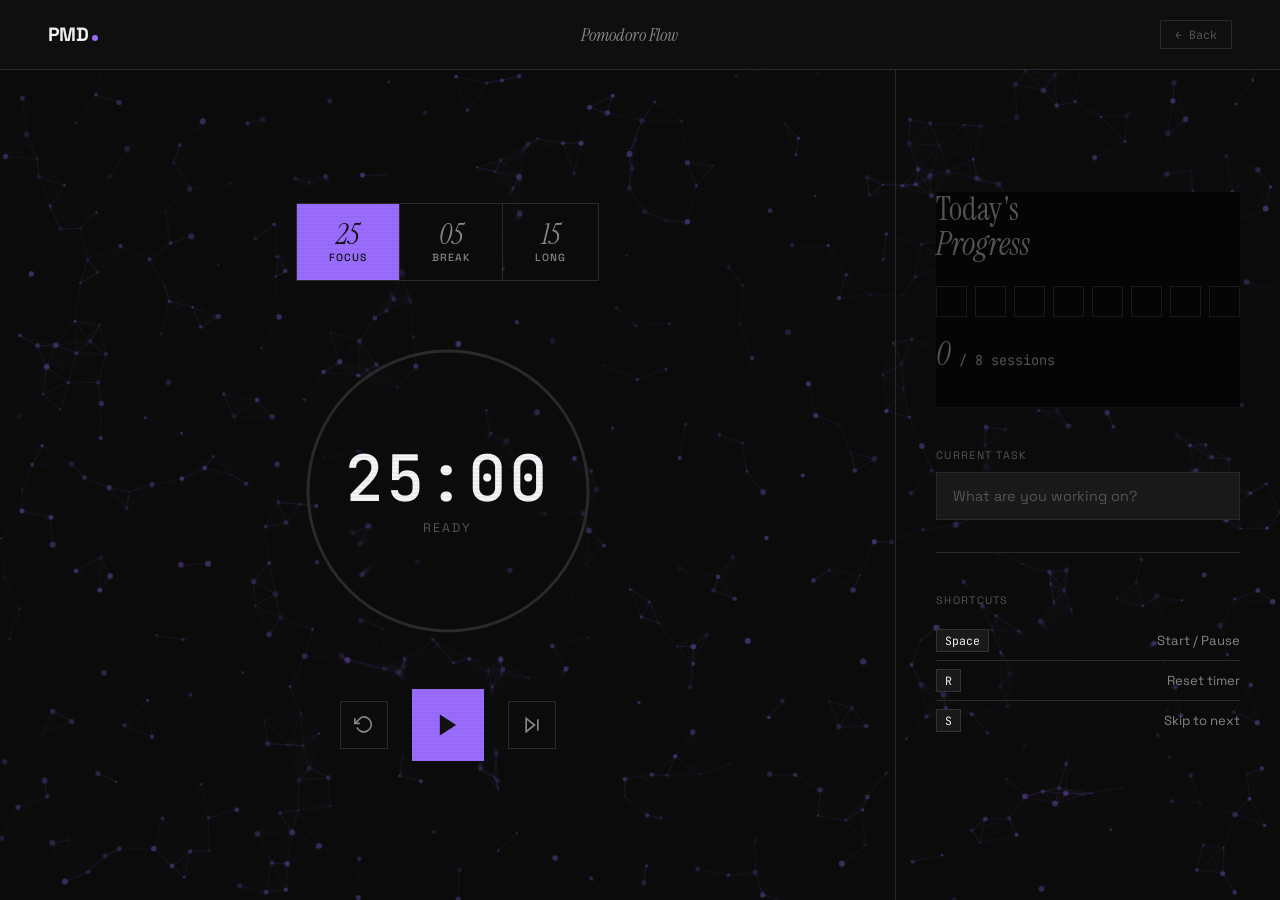
<file: pomodoro-app/index.html>
<!DOCTYPE html>
<html lang="en">
<head>
    <meta charset="UTF-8">
    <meta name="viewport" content="width=device-width, initial-scale=1.0">
    <meta name="description" content="Pomodoro Flow — An editorial-styled productivity timer.">
    <title>Pomodoro Flow — Timer</title>
    <link rel="preconnect" href="https://fonts.googleapis.com">
    <link rel="preconnect" href="https://fonts.gstatic.com" crossorigin>
    <link href="https://fonts.googleapis.com/css2?family=Space+Grotesk:wght@300;400;500;600;700&amp;family=Instrument+Serif:ital@0;1&amp;family=JetBrains+Mono:wght@400;500&amp;display=swap" rel="stylesheet">
    <link rel="stylesheet" href="../particles.css">
    <link rel="stylesheet" href="style.css">
</head>
<body>
    <!-- NAV -->
    <nav class="nav" id="nav">
        <div class="nav-brand">
            <span class="nav-logo">PMD</span>
            <span class="nav-dot"></span>
        </div>
        <span class="nav-title">Pomodoro Flow</span>
        <a href="../index.html" class="nav-tag">← Back</a>
    </nav>

    <!-- MAIN -->
    <main class="main">
        <!-- Left: Timer -->
        <section class="timer-section">
            <div class="timer-mode-bar">
                <button class="mode-btn active" data-mode="focus" id="mode-focus">
                    <span class="mode-num">25</span>
                    <span class="mode-label">Focus</span>
                </button>
                <button class="mode-btn" data-mode="short-break" id="mode-short">
                    <span class="mode-num">05</span>
                    <span class="mode-label">Break</span>
                </button>
                <button class="mode-btn" data-mode="long-break" id="mode-long">
                    <span class="mode-num">15</span>
                    <span class="mode-label">Long</span>
                </button>
            </div>

            <div class="timer-display" id="timer-display">
                <svg class="timer-ring" viewBox="0 0 300 300" id="timer-ring">
                    <circle class="ring-bg" cx="150" cy="150" r="140" />
                    <circle class="ring-progress" cx="150" cy="150" r="140" id="ring-progress" />
                </svg>
                <div class="timer-inner">
                    <div class="timer-time" id="timer-time">25:00</div>
                    <div class="timer-status" id="timer-status">Ready</div>
                </div>
            </div>

            <div class="timer-controls">
                <button class="ctrl-btn ctrl-secondary" id="btn-reset" title="Reset (R)">
                    <svg width="20" height="20" viewBox="0 0 24 24" fill="none" stroke="currentColor" stroke-width="2"><polyline points="1 4 1 10 7 10"/><path d="M3.51 15a9 9 0 105.64-12.36L1 10"/></svg>
                </button>
                <button class="ctrl-btn ctrl-primary" id="btn-start" title="Start/Pause (Space)">
                    <svg class="icon-play" width="28" height="28" viewBox="0 0 24 24" fill="currentColor"><polygon points="5 3 19 12 5 21 5 3"/></svg>
                    <svg class="icon-pause" width="28" height="28" viewBox="0 0 24 24" fill="currentColor" style="display:none"><rect x="6" y="4" width="4" height="16"/><rect x="14" y="4" width="4" height="16"/></svg>
                </button>
                <button class="ctrl-btn ctrl-secondary" id="btn-skip" title="Skip (S)">
                    <svg width="20" height="20" viewBox="0 0 24 24" fill="none" stroke="currentColor" stroke-width="2"><polygon points="5 4 15 12 5 20 5 4"/><line x1="19" y1="5" x2="19" y2="19"/></svg>
                </button>
            </div>
        </section>

        <!-- Right: Info -->
        <section class="info-section">
            <div class="info-block">
                <h2 class="info-title">Today's<br><em>Progress</em></h2>
                <div class="progress-grid" id="progress-grid">
                    <div class="progress-dot" data-index="0"></div>
                    <div class="progress-dot" data-index="1"></div>
                    <div class="progress-dot" data-index="2"></div>
                    <div class="progress-dot" data-index="3"></div>
                    <div class="progress-dot" data-index="4"></div>
                    <div class="progress-dot" data-index="5"></div>
                    <div class="progress-dot" data-index="6"></div>
                    <div class="progress-dot" data-index="7"></div>
                </div>
                <div class="progress-count">
                    <span id="session-count">0</span>
                    <span class="progress-label">/ 8 sessions</span>
                </div>
            </div>

            <div class="info-block">
                <div class="task-label">Current Task</div>
                <input type="text" id="task-input" class="task-input" placeholder="What are you working on?" maxlength="60">
            </div>

            <div class="info-block shortcuts-block">
                <div class="shortcut-title">Shortcuts</div>
                <div class="shortcut-row"><kbd>Space</kbd><span>Start / Pause</span></div>
                <div class="shortcut-row"><kbd>R</kbd><span>Reset timer</span></div>
                <div class="shortcut-row"><kbd>S</kbd><span>Skip to next</span></div>
            </div>
        </section>
    </main>

    <script src="app.js"></script>
    <script src="../particles.js"></script>
</body>
</html>
</file>
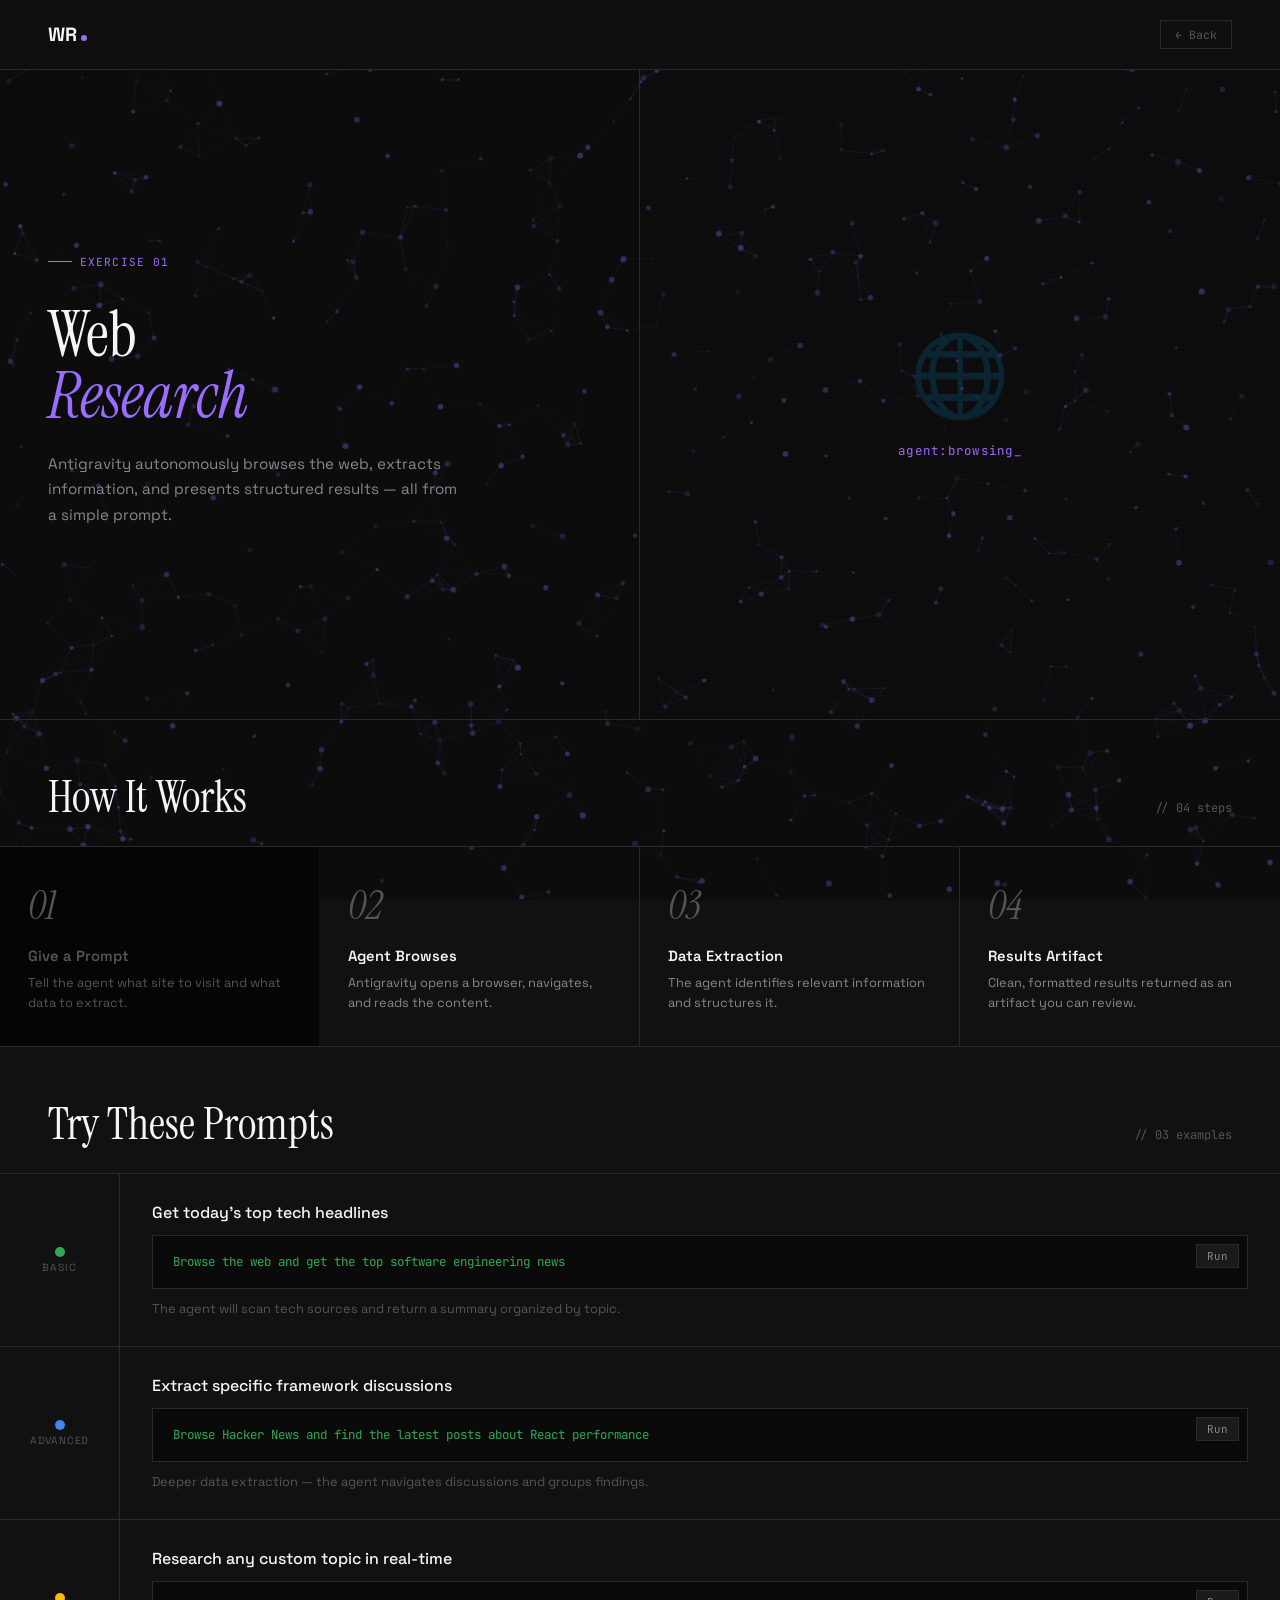
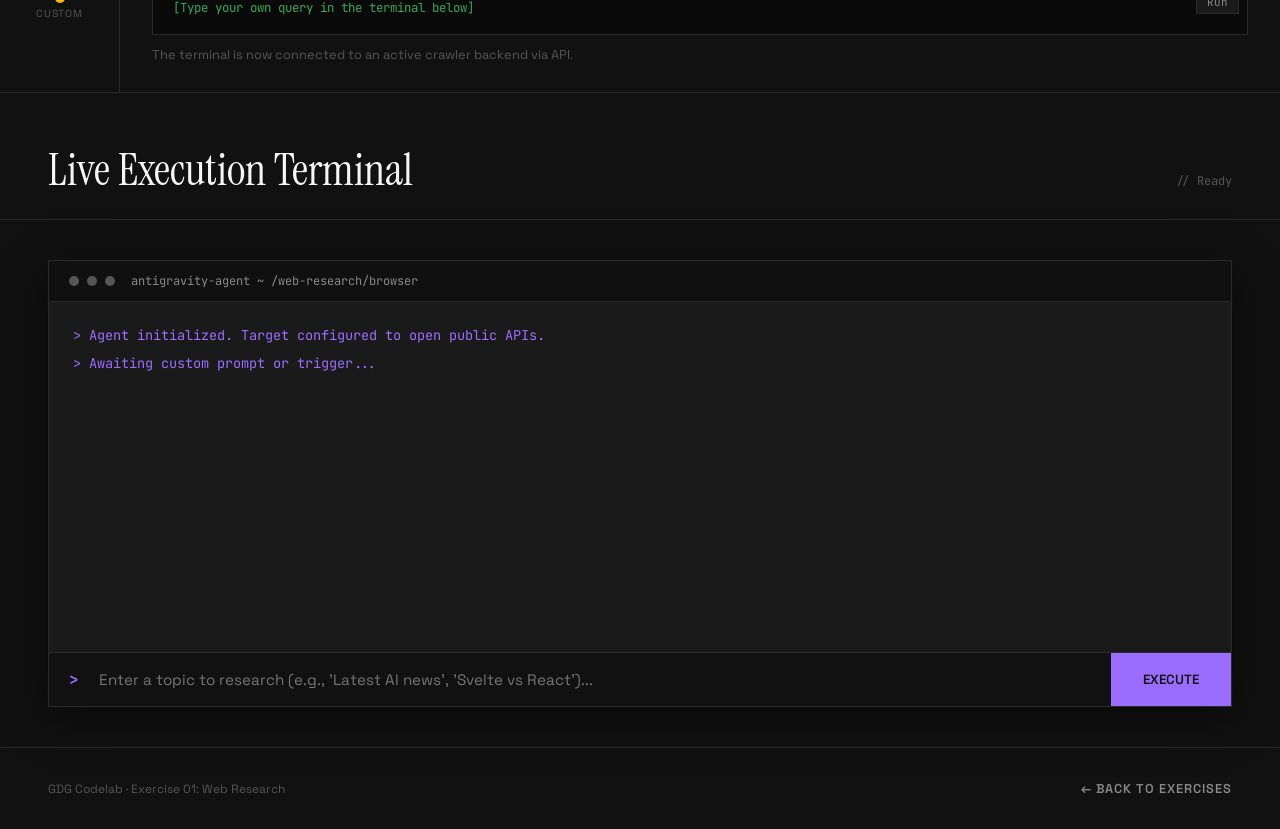
<file: web-research/index.html>
<!DOCTYPE html>
<html lang="en">
<head>
    <meta charset="UTF-8">
    <meta name="viewport" content="width=device-width, initial-scale=1.0">
    <meta name="description" content="Web Research Dashboard — Demonstrating autonomous web browsing with Google Antigravity.">
    <title>Web Research — Antigravity Agent</title>
    <link rel="preconnect" href="https://fonts.googleapis.com">
    <link rel="preconnect" href="https://fonts.gstatic.com" crossorigin>
    <link href="https://fonts.googleapis.com/css2?family=Space+Grotesk:wght@300;400;500;600;700&amp;family=Instrument+Serif:ital@0;1&amp;family=JetBrains+Mono:wght@400;500&amp;display=swap" rel="stylesheet">
    <link rel="stylesheet" href="../particles.css">
    <style>
        :root {
            --bg: #111111; --surface: #1a1a1a; --border: #2a2a2a; --border-light: #333;
            --accent: #9B6DFF; --accent-dim: rgba(155,109,255,0.12); --accent-glow: rgba(155,109,255,0.25);
            --green: #34A853; --blue: #4285F4; --yellow: #FBBC04;
            --white: #f5f5f5; --gray: #888; --gray-dim: #555;
            --sans: 'Space Grotesk', system-ui, sans-serif;
            --serif: 'Instrument Serif', Georgia, serif;
            --mono: 'JetBrains Mono', monospace;
        }
        *, *::before, *::after { box-sizing: border-box; margin: 0; padding: 0; }
        html { -webkit-font-smoothing: antialiased; scroll-behavior: smooth; }
        body { font-family: var(--sans); background: var(--bg); color: var(--white); overflow-x: hidden; }
        a { color: inherit; text-decoration: none; }

        .reveal { opacity: 0; transform: translateY(25px); transition: opacity 0.6s ease, transform 0.6s ease; }
        .reveal.visible { opacity: 1; transform: translateY(0); }

        /* NAV */
        .nav {
            display: flex; justify-content: space-between; align-items: center;
            padding: 20px 48px; border-bottom: 1px solid var(--border);
            position: fixed; top: 0; left: 0; right: 0; z-index: 100;
            background: rgba(17,17,17,0.92); backdrop-filter: blur(16px);
        }
        .nav-brand { display: flex; align-items: baseline; gap: 4px; }
        .nav-logo { font-size: 1.2rem; font-weight: 700; }
        .nav-dot { width: 6px; height: 6px; background: var(--accent); border-radius: 50%; }
        .nav-tag {
            font-size: 0.72rem; font-family: var(--mono); color: var(--gray-dim);
            border: 1px solid var(--border); padding: 6px 14px; transition: all 200ms;
        }
        .nav-tag:hover { border-color: var(--accent); color: var(--accent); }

        /* HERO */
        .hero {
            min-height: 80vh; display: grid; grid-template-columns: 1fr 1fr;
            border-bottom: 1px solid var(--border); padding-top: 64px;
        }
        .hero-left {
            padding: 80px 48px; display: flex; flex-direction: column;
            justify-content: center; border-right: 1px solid var(--border);
        }
        .hero-badge {
            display: inline-flex; align-items: center; gap: 8px;
            font-size: 0.7rem; font-family: var(--mono); color: var(--accent);
            text-transform: uppercase; letter-spacing: 0.1em; margin-bottom: 36px;
        }
        .hero-badge::before { content: ''; width: 24px; height: 1px; background: var(--accent); }
        .hero-title {
            font-family: var(--serif); font-size: clamp(2.8rem, 5vw, 4.5rem);
            font-weight: 400; line-height: 0.95; margin-bottom: 24px;
        }
        .hero-title em { font-style: italic; color: var(--accent); }
        .hero-desc { font-size: 0.95rem; color: var(--gray); max-width: 420px; line-height: 1.7; }

        .hero-right {
            display: flex; align-items: center; justify-content: center;
            position: relative; overflow: hidden;
        }
        /* Animated scan lines */
        .scan-lines {
            position: absolute; inset: 0; pointer-events: none;
            background: repeating-linear-gradient(
                0deg, transparent, transparent 3px,
                rgba(155,109,255,0.02) 3px, rgba(155,109,255,0.02) 4px
            );
            animation: scanMove 8s linear infinite;
        }
        @keyframes scanMove { from { transform: translateY(0); } to { transform: translateY(4px); } }

        .agent-visual { text-align: center; position: relative; z-index: 1; }
        .agent-icon {
            font-size: 5rem; opacity: 0.15; margin-bottom: 16px;
            animation: float 4s ease-in-out infinite;
        }
        @keyframes float { 0%,100% { transform: translateY(0); } 50% { transform: translateY(-12px); } }
        .agent-text { font-family: var(--mono); font-size: 0.78rem; color: var(--accent); letter-spacing: 0.1em; }
        .agent-blink { animation: blink 1s step-end infinite; }
        @keyframes blink { 0%,100% { opacity: 1; } 50% { opacity: 0; } }

        /* STEPS */
        .steps { border-bottom: 1px solid var(--border); }
        .section-header {
            display: flex; justify-content: space-between; align-items: baseline;
            padding: 48px 48px 20px; border-bottom: 1px solid var(--border);
        }
        .section-title { font-family: var(--serif); font-size: clamp(1.8rem, 3.5vw, 2.8rem); font-weight: 400; }
        .section-count { font-family: var(--mono); font-size: 0.75rem; color: var(--gray-dim); }

        .steps-grid { display: grid; grid-template-columns: repeat(4, 1fr); }
        .step-card {
            border-right: 1px solid var(--border); padding: 32px 28px;
            position: relative; transition: background 300ms;
        }
        .step-card:last-child { border-right: none; }
        .step-card:hover { background: var(--surface); }
        .step-card::after {
            content: ''; position: absolute; bottom: 0; left: 0; right: 0;
            height: 2px; background: var(--accent); transform: scaleX(0);
            transition: transform 350ms ease;
        }
        .step-card:hover::after { transform: scaleX(1); }
        .step-num {
            font-family: var(--serif); font-size: 2.5rem; font-style: italic;
            color: var(--gray-dim); margin-bottom: 16px; transition: color 300ms;
        }
        .step-card:hover .step-num { color: var(--accent); }
        .step-card h3 { font-size: 0.92rem; font-weight: 600; margin-bottom: 8px; }
        .step-card p { font-size: 0.8rem; color: var(--gray); line-height: 1.6; }

        /* PROMPTS */
        .prompts { padding: 0; }
        .prompt-list { display: flex; flex-direction: column; }
        .prompt-card {
            display: grid; grid-template-columns: 120px 1fr;
            border-bottom: 1px solid var(--border); transition: background 300ms;
            position: relative;
        }
        .prompt-card::before {
            content: ''; position: absolute; left: 0; top: 0; bottom: 0;
            width: 3px; background: var(--accent); transform: scaleY(0);
            transition: transform 400ms ease; transform-origin: top;
        }
        .prompt-card:hover::before { transform: scaleY(1); }
        .prompt-card:hover { background: var(--surface); }
        .prompt-level {
            padding: 28px 20px; border-right: 1px solid var(--border);
            display: flex; flex-direction: column; align-items: center; justify-content: center; gap: 4px;
        }
        .level-dot { width: 10px; height: 10px; border-radius: 50%; }
        .level-dot.basic { background: var(--green); }
        .level-dot.advanced { background: var(--blue); }
        .level-dot.expert { background: var(--yellow); }
        .level-label { font-size: 0.65rem; text-transform: uppercase; letter-spacing: 0.08em; color: var(--gray-dim); }

        .prompt-body { padding: 28px 32px; }
        .prompt-text { font-size: 1rem; font-weight: 500; margin-bottom: 12px; }
        .prompt-code {
            position: relative; background: rgba(0,0,0,0.4); border: 1px solid var(--border);
            padding: 16px 56px 16px 20px; font-family: var(--mono); font-size: 0.78rem;
            color: var(--green); line-height: 1.6; overflow-x: auto; margin-bottom: 10px;
        }
        .copy-btn {
            position: absolute; top: 8px; right: 8px; background: var(--surface);
            border: 1px solid var(--border); color: var(--gray); padding: 4px 10px;
            font-family: var(--mono); font-size: 0.68rem; cursor: pointer; transition: all 200ms;
        }
        .copy-btn:hover { border-color: var(--accent); color: var(--accent); }
        .prompt-desc { font-size: 0.8rem; color: var(--gray-dim); line-height: 1.5; }

        /* TERMINAL (Replaces static Results) */
        .terminal-container { margin: 40px 48px; border: 1px solid var(--border); background: var(--surface); box-shadow: 0 10px 40px rgba(0,0,0,0.5); }
        .terminal-header { padding: 12px 20px; border-bottom: 1px solid var(--border); font-family: var(--mono); font-size: 0.75rem; color: var(--gray); background: rgba(0,0,0,0.4); display: flex; gap: 8px; align-items: center; }
        .terminal-header .dot { width: 10px; height: 10px; border-radius: 50%; background: var(--gray-dim); }
        .terminal-body { padding: 24px; font-family: var(--mono); font-size: 0.85rem; height: 350px; overflow-y: auto; display: flex; flex-direction: column; gap: 10px; }
        .terminal-body::-webkit-scrollbar { width: 8px; }
        .terminal-body::-webkit-scrollbar-track { background: var(--bg); }
        .terminal-body::-webkit-scrollbar-thumb { background: var(--border); }
        
        .agent-log { color: var(--gray); display: flex; gap: 8px; }
        .agent-sys { color: var(--accent); }
        .agent-error { color: #ff5555; }
        .agent-result { color: var(--white); background: rgba(155, 109, 255, 0.05); padding: 16px; border-left: 2px solid var(--accent); white-space: pre-wrap; font-family: var(--sans); font-size: 0.95rem; margin-top: 8px; }
        .agent-result a { color: var(--accent); text-decoration: underline; }
        
        .terminal-input-row { display: flex; border-top: 1px solid var(--border); background: var(--bg); align-items: stretch; }
        .terminal-prompt { padding: 16px 0 16px 20px; color: var(--accent); font-family: var(--mono); font-weight: bold; }
        .terminal-input { flex: 1; background: transparent; border: none; padding: 16px 20px; color: var(--white); font-family: var(--sans); font-size: 0.95rem; outline: none; }
        .terminal-btn { background: var(--accent); color: var(--bg); border: none; padding: 0 32px; font-weight: 600; text-transform: uppercase; cursor: pointer; transition: background 200ms; font-family: var(--sans); }
        .terminal-btn:hover { background: var(--white); }

        /* FOOTER */
        .footer {
            display: flex; justify-content: space-between; align-items: center;
            padding: 32px 48px; border-top: 1px solid var(--border);
        }
        .footer-text { font-size: 0.75rem; color: var(--gray-dim); }
        .footer-back {
            font-size: 0.8rem; font-weight: 600; text-transform: uppercase;
            letter-spacing: 0.08em; color: var(--gray); transition: color 200ms;
        }
        .footer-back:hover { color: var(--accent); }

        /* RESPONSIVE */
        @media (max-width: 1024px) { .steps-grid { grid-template-columns: repeat(2, 1fr); } }
        @media (max-width: 768px) {
            .nav { padding: 16px 20px; }
            .hero { grid-template-columns: 1fr; }
            .hero-left { border-right: none; border-bottom: 1px solid var(--border); padding: 60px 20px; }
            .hero-right { min-height: 30vh; }
            .steps-grid { grid-template-columns: 1fr 1fr; }
            .step-card:nth-child(2) { border-right: none; }
            .section-header { padding: 32px 20px 14px; }
            .prompt-card { grid-template-columns: 80px 1fr; }
            .prompt-body { padding: 20px 16px; }
            .results-grid { grid-template-columns: 1fr; }
            .result-card { border-right: none; }
            .footer { padding: 24px 20px; flex-direction: column; gap: 12px; }
        }
        @media (max-width: 480px) {
            .steps-grid { grid-template-columns: 1fr; }
            .step-card { border-right: none !important; }
        }
    </style>
</head>
<body>
    <!-- NAV -->
    <nav class="nav">
        <div class="nav-brand"><span class="nav-logo">WR</span><span class="nav-dot"></span></div>
        <a href="../index.html" class="nav-tag">← Back</a>
    </nav>

    <!-- HERO -->
    <header class="hero">
        <div class="hero-left">
            <div class="hero-badge">Exercise 01</div>
            <h1 class="hero-title">Web<br><em>Research</em></h1>
            <p class="hero-desc">Antigravity autonomously browses the web, extracts information, and presents structured results — all from a simple prompt.</p>
        </div>
        <div class="hero-right">
            <div class="scan-lines"></div>
            <div class="agent-visual">
                <div class="agent-icon">🌐</div>
                <div class="agent-text">agent:browsing<span class="agent-blink">_</span></div>
            </div>
        </div>
    </header>

    <!-- STEPS -->
    <section class="steps">
        <div class="section-header reveal">
            <h2 class="section-title">How It Works</h2>
            <span class="section-count">// 04 steps</span>
        </div>
        <div class="steps-grid">
            <div class="step-card reveal"><div class="step-num">01</div><h3>Give a Prompt</h3><p>Tell the agent what site to visit and what data to extract.</p></div>
            <div class="step-card reveal"><div class="step-num">02</div><h3>Agent Browses</h3><p>Antigravity opens a browser, navigates, and reads the content.</p></div>
            <div class="step-card reveal"><div class="step-num">03</div><h3>Data Extraction</h3><p>The agent identifies relevant information and structures it.</p></div>
            <div class="step-card reveal"><div class="step-num">04</div><h3>Results Artifact</h3><p>Clean, formatted results returned as an artifact you can review.</p></div>
        </div>
    </section>

    <!-- PROMPTS -->
    <section class="prompts">
        <div class="section-header reveal">
            <h2 class="section-title">Try These Prompts</h2>
            <span class="section-count">// 03 examples</span>
        </div>
        <div class="prompt-list">
            <div class="prompt-card reveal">
                <div class="prompt-level"><div class="level-dot basic"></div><span class="level-label">Basic</span></div>
                <div class="prompt-body">
                    <p class="prompt-text">Get today's top tech headlines</p>
                    <div class="prompt-code"><button class="copy-btn" onclick="executePrompt(this)">Run</button>Browse the web and get the top software engineering news</div>
                    <p class="prompt-desc">The agent will scan tech sources and return a summary organized by topic.</p>
                </div>
            </div>
            <div class="prompt-card reveal">
                <div class="prompt-level"><div class="level-dot advanced"></div><span class="level-label">Advanced</span></div>
                <div class="prompt-body">
                    <p class="prompt-text">Extract specific framework discussions</p>
                    <div class="prompt-code"><button class="copy-btn" onclick="executePrompt(this)">Run</button>Browse Hacker News and find the latest posts about React performance</div>
                    <p class="prompt-desc">Deeper data extraction — the agent navigates discussions and groups findings.</p>
                </div>
            </div>
            <div class="prompt-card reveal">
                <div class="prompt-level"><div class="level-dot expert"></div><span class="level-label">Custom</span></div>
                <div class="prompt-body">
                    <p class="prompt-text">Research any custom topic in real-time</p>
                    <div class="prompt-code"><button class="copy-btn" onclick="executePrompt(this)">Run</button>[Type your own query in the terminal below]</div>
                    <p class="prompt-desc">The terminal is now connected to an active crawler backend via API.</p>
                </div>
            </div>
        </div>
    </section>

    <!-- LIVE TERMINAL -->
    <section class="results" id="live-terminal">
        <div class="section-header reveal">
            <h2 class="section-title">Live Execution Terminal</h2>
            <span class="section-count">// Ready</span>
        </div>
        
        <div class="terminal-container reveal">
            <div class="terminal-header">
                <span class="dot"></span><span class="dot"></span><span class="dot"></span>
                <span style="margin-left:8px;">antigravity-agent ~ /web-research/browser</span>
            </div>
            <div class="terminal-body" id="term-body">
                <div class="agent-sys">> Agent initialized. Target configured to open public APIs.</div>
                <div class="agent-sys">> Awaiting custom prompt or trigger...</div>
            </div>
            <div class="terminal-input-row">
                <span class="terminal-prompt">></span>
                <input type="text" id="agent-input" class="terminal-input" placeholder="Enter a topic to research (e.g., 'Latest AI news', 'Svelte vs React')..." onkeypress="if(event.key === 'Enter') runAgent()">
                <button class="terminal-btn" onclick="runAgent()">Execute</button>
            </div>
        </div>
    </section>

    <!-- FOOTER -->
    <footer class="footer">
        <span class="footer-text">GDG Codelab · Exercise 01: Web Research</span>
        <a href="../index.html" class="footer-back">← Back to exercises</a>
    </footer>

    <script>
        // Scroll reveal
        const observer = new IntersectionObserver((entries) => {
            entries.forEach((e, i) => {
                if (e.isIntersecting) {
                    setTimeout(() => e.target.classList.add('visible'), i * 80);
                    observer.unobserve(e.target);
                }
            });
        }, { threshold: 0.1 });
        document.querySelectorAll('.reveal').forEach(el => observer.observe(el));

        // Execute prompt from buttons
        function executePrompt(btn) {
            const code = btn.parentElement;
            const text = code.textContent.replace('Run', '').trim();
            if(text.includes('[')) return; // Ignore the custom template placeholder
            
            const input = document.getElementById('agent-input');
            input.value = text;
            
            document.getElementById('live-terminal').scrollIntoView({behavior: 'smooth'});
            setTimeout(() => runAgent(), 500);
        }

        // Agent Execution Engine
        async function runAgent() {
            const input = document.getElementById('agent-input');
            const bdy = document.getElementById('term-body');
            const query = input.value.trim();
            if (!query) return;
            
            input.value = '';
            
            const appendLog = (html) => {
                const div = document.createElement('div');
                div.innerHTML = html;
                bdy.appendChild(div);
                bdy.scrollTop = bdy.scrollHeight;
            };

            appendLog(`<span class="agent-log" style="color:var(--white);"><b>> Executing task:</b> "${query}"</span>`);
            appendLog(`<span class="agent-log">> Initializing headless browser instance... OK</span>`);
            
            await new Promise(r => setTimeout(r, 600));
            appendLog(`<span class="agent-log">> Navigating to data sources for analysis...</span>`);
            
            await new Promise(r => setTimeout(r, 1000));
            appendLog(`<span class="agent-log">> Extracting DOM structure and filtering relevancy...</span>`);

            // Use Hacker News Algolia API for real results
            // We use a general keyword extraction hack to query HN
            const keywords = query.replace(/browse|web|get|top|find|latest/gi, '').trim() || 'tech';

            try {
                const res = await fetch(`https://hn.algolia.com/api/v1/search?query=${encodeURIComponent(keywords)}&tags=story&hitsPerPage=5`);
                const data = await res.json();
                
                appendLog(`<span class="agent-sys">> Extraction complete. Generating Artifact...</span>`);
                
                let markdown = `<h3>📊 Web Results: "${keywords}"</h3><br/>`;
                if (data.hits && data.hits.length > 0) {
                    data.hits.forEach((h, i) => {
                        markdown += `<b>${i+1}.</b> <a href="${h.url || `https://news.ycombinator.com/item?id=${h.objectID}`}" target="_blank">${h.title}</a> <span style="color:var(--accent);">(${h.points} pts)</span><br/><br/>`;
                    });
                } else {
                    markdown += "No relevant news found on this execution pass.";
                }
                
                appendLog(`<div class="agent-result">${markdown}</div>`);
                
            } catch (e) {
                appendLog(`<span class="agent-error">> [ERROR] Network block or CORS validation failed.</span>`);
            }
        }
    </script>
    <script src="../particles.js"></script>
</body>
</html>
</file>
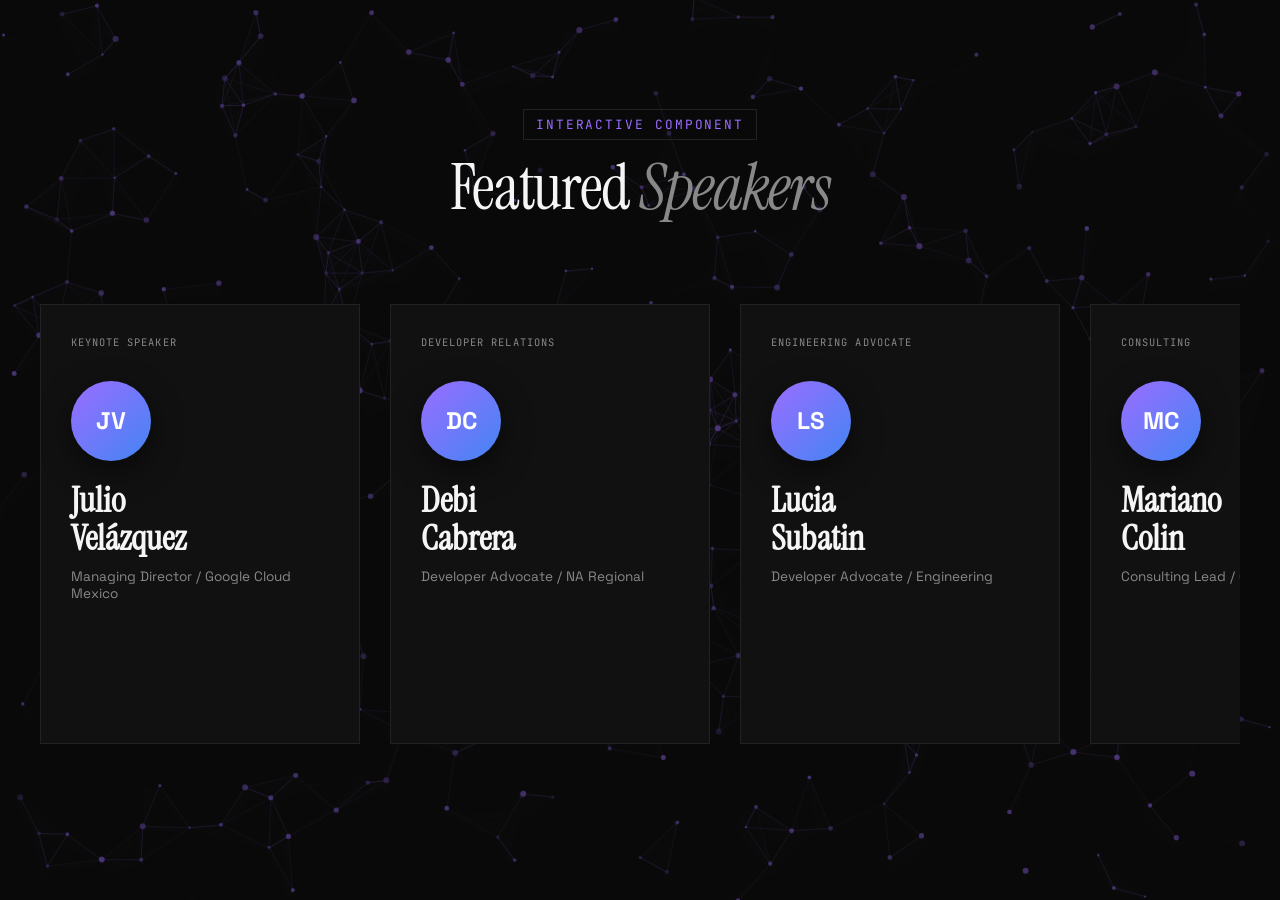
<file: conference-app-static/speakers-dynamic.html>
<!DOCTYPE html>
<html lang="en">
<head>
    <meta charset="UTF-8">
    <meta name="viewport" content="width=device-width, initial-scale=1.0">
    <title>Dynamic Speakers View | GDG Conference</title>
    <link href="https://fonts.googleapis.com/css2?family=Space+Grotesk:wght@300;400;500;600;700&amp;family=Instrument+Serif:ital@0;1&amp;family=JetBrains+Mono:wght@400;500&amp;display=swap" rel="stylesheet">
    <style>
        :root {
            --bg: #0a0a0a;
            --surface: #111111;
            --border: #222;
            --accent: #9B6DFF;
            --text-main: #f5f5f5;
            --text-muted: #888;
            --sans: 'Space Grotesk', sans-serif;
            --serif: 'Instrument Serif', serif;
            --mono: 'JetBrains Mono', monospace;
        }

        * { box-sizing: border-box; margin: 0; padding: 0; }
        body { 
            background: var(--bg); color: var(--text-main); 
            font-family: var(--sans); min-height: 100vh;
            display: flex; flex-direction: column; align-items: center; justify-content: center;
            overflow-x: hidden;
        }

        .header {
            text-align: center; margin-bottom: 4rem; margin-top: 2rem;
            animation: fadeInDown 1s cubic-bezier(0.16, 1, 0.3, 1) forwards;
            opacity: 0; transform: translateY(-20px);
        }

        .header-tag {
            font-family: var(--mono); font-size: 0.8rem; color: var(--accent);
            text-transform: uppercase; letter-spacing: 0.15em; margin-bottom: 1rem;
            display: inline-block; border: 1px solid var(--border); padding: 6px 12px;
        }

        .header-title {
            font-family: var(--serif); font-size: 4rem; font-weight: 400;
            line-height: 1; letter-spacing: -0.02em;
        }
        .header-title em { font-style: italic; color: var(--text-muted); }

        /* Container for Drag & Scroll */
        .carousel-wrapper {
            width: 100%; max-width: 1400px;
            padding: 0 40px 60px;
            perspective: 1500px;
        }

        .speakers-slider {
            display: flex; gap: 30px; 
            overflow-x: auto; cursor: grab; padding: 20px 0;
            scrollbar-width: none; /* Firefox */
        }
        .speakers-slider::-webkit-scrollbar { display: none; }
        .speakers-slider:active { cursor: grabbing; }

        /* 3D Speaker Card */
        .speaker-card {
            flex: 0 0 320px;
            height: 440px;
            position: relative;
            transform-style: preserve-3d;
            transition: transform 0.4s cubic-bezier(0.25, 0.46, 0.45, 0.94);
        }

        .card-inner {
            width: 100%; height: 100%;
            background: var(--surface); border: 1px solid var(--border);
            padding: 30px; display: flex; flex-direction: column;
            position: relative; overflow: hidden;
            transform-style: preserve-3d;
            transition: all 0.3s ease;
        }

        /* Ambient Glow effect inside card */
        .card-glow {
            position: absolute; top: -50%; left: -50%; width: 200%; height: 200%;
            background: radial-gradient(circle at 50% 50%, rgba(155,109,255,0.1), transparent 60%);
            opacity: 0; transition: opacity 0.4s ease; mix-blend-mode: screen;
            pointer-events: none;
        }
        .speaker-card:hover .card-glow { opacity: 1; }

        /* Canvas Background */
        #particle-canvas {
            position: fixed;
            top: 0;
            left: 0;
            width: 100vw;
            height: 100vh;
            z-index: -1;
            pointer-events: none;
            opacity: 0.6; /* Non-invasive */
        }

        .card-header {
            transform: translateZ(30px);
            margin-bottom: auto; z-index: 2;
        }

        .role-tag {
            font-family: var(--mono); font-size: 0.65rem; color: var(--text-muted);
            text-transform: uppercase; letter-spacing: 0.1em;
            margin-bottom: 2rem; display: block;
        }

        .avatar-box {
            width: 80px; height: 80px;
            background: linear-gradient(135deg, var(--accent), #4285F4);
            border-radius: 50%;
            display: flex; align-items: center; justify-content: center;
            font-size: 1.5rem; font-weight: 700; color: #fff;
            margin-bottom: 20px;
            transform: translateZ(50px);
            box-shadow: 0 10px 30px rgba(0,0,0,0.5);
            transition: transform 0.4s cubic-bezier(0.175, 0.885, 0.32, 1.275);
        }

        .speaker-card:hover .avatar-box {
            transform: translateZ(70px) scale(1.1);
            background: linear-gradient(135deg, #fff, var(--accent));
            color: var(--bg);
        }

        .speaker-name {
            font-family: var(--serif); font-size: 2.2rem;
            line-height: 1.1; margin-bottom: 10px;
            transform: translateZ(40px);
            transition: color 0.3s ease;
        }
        .speaker-card:hover .speaker-name { color: var(--accent); }

        .speaker-company {
            font-size: 0.85rem; color: var(--text-muted);
            transform: translateZ(30px);
        }

        /* Dynamic Reveal Bottom Panel */
        .card-footer {
            height: 0; opacity: 0; overflow: hidden;
            transform: translateZ(20px) translateY(20px);
            transition: all 0.4s cubic-bezier(0.25, 0.46, 0.45, 0.94);
            border-top: 1px solid transparent;            
        }

        .speaker-card:hover .card-footer {
            height: 100px; opacity: 1; padding-top: 20px; margin-top: 20px;
            border-top-color: var(--border);
            transform: translateZ(20px) translateY(0);
        }

        .social-link {
            display: inline-flex; align-items: center; gap: 8px;
            font-family: var(--mono); font-size: 0.75rem; color: var(--bg);
            background: var(--text-main); padding: 8px 16px;
            text-transform: uppercase; letter-spacing: 0.05em;
            transition: all 0.3s ease; cursor: pointer;
        }
        .social-link:hover {
            background: var(--accent); color: #fff;
        }

        /* Decorative animated corner borders */
        .corner {
            position: absolute; width: 20px; height: 20px;
            border: 2px solid var(--accent); opacity: 0;
            transition: all 0.4s ease;
        }
        .c-tl { top: 0; left: 0; border-right: none; border-bottom: none; transform: translate(-10px, -10px); }
        .c-tr { top: 0; right: 0; border-left: none; border-bottom: none; transform: translate(10px, -10px); }
        .c-bl { bottom: 0; left: 0; border-right: none; border-top: none; transform: translate(-10px, 10px); }
        .c-br { bottom: 0; right: 0; border-left: none; border-top: none; transform: translate(10px, 10px); }

        .speaker-card:hover .corner { opacity: 1; transform: translate(0,0); }

        @keyframes fadeInDown {
            from { opacity: 0; transform: translateY(-30px); }
            to { opacity: 1; transform: translateY(0); }
        }

        @media (max-width: 768px) {
            .speaker-card { flex: 0 0 280px; }
            .header-title { font-size: 3rem; }
        }
    </style>
</head>
<body>
    <canvas id="particle-canvas"></canvas>

    <div class="header">
        <span class="header-tag">Interactive Component</span>
        <h1 class="header-title">Featured <em>Speakers</em></h1>
    </div>

    <div class="carousel-wrapper">
        <div class="speakers-slider" id="slider">
            <!-- Speaker 1 -->
            <div class="speaker-card" data-tilt>
                <div class="card-inner">
                    <div class="card-glow"></div>
                    <div class="corner c-tl"></div><div class="corner c-tr"></div>
                    <div class="corner c-bl"></div><div class="corner c-br"></div>
                    
                    <div class="card-header">
                        <span class="role-tag">Keynote Speaker</span>
                        <div class="avatar-box">JV</div>
                        <h3 class="speaker-name">Julio<br>Velázquez</h3>
                        <p class="speaker-company">Managing Director / Google Cloud Mexico</p>
                    </div>
                    
                    <div class="card-footer">
                        <p style="font-size: 0.8rem; color: #888; margin-bottom: 12px; line-height: 1.5;">Leading the operations, strategy, and business expansion of Google Cloud in Mexico.</p>
                        <a class="social-link" href="#">LinkedIn ↗</a>
                    </div>
                </div>
            </div>

            <!-- Speaker 2 -->
            <div class="speaker-card" data-tilt>
                <div class="card-inner">
                    <div class="card-glow"></div>
                    <div class="corner c-tl"></div><div class="corner c-tr"></div><div class="corner c-bl"></div><div class="corner c-br"></div>
                    <div class="card-header">
                        <span class="role-tag">Developer Relations</span>
                        <div class="avatar-box">DC</div>
                        <h3 class="speaker-name">Debi<br>Cabrera</h3>
                        <p class="speaker-company">Developer Advocate / NA Regional</p>
                    </div>
                    <div class="card-footer">
                        <p style="font-size: 0.8rem; color: #888; margin-bottom: 12px; line-height: 1.5;">Empowering developers to build robust scalable architectures in the modern cloud.</p>
                        <a class="social-link" href="#">LinkedIn ↗</a>
                    </div>
                </div>
            </div>

            <!-- Speaker 3 -->
            <div class="speaker-card" data-tilt>
                <div class="card-inner">
                    <div class="card-glow"></div>
                    <div class="corner c-tl"></div><div class="corner c-tr"></div><div class="corner c-bl"></div><div class="corner c-br"></div>
                    <div class="card-header">
                        <span class="role-tag">Engineering Advocate</span>
                        <div class="avatar-box">LS</div>
                        <h3 class="speaker-name">Lucia<br>Subatin</h3>
                        <p class="speaker-company">Developer Advocate / Engineering</p>
                    </div>
                    <div class="card-footer">
                        <p style="font-size: 0.8rem; color: #888; margin-bottom: 12px; line-height: 1.5;">Specialized in deep engineering scenarios and advanced capabilities on GCP.</p>
                        <a class="social-link" href="#">LinkedIn ↗</a>
                    </div>
                </div>
            </div>

            <!-- Speaker 4 -->
            <div class="speaker-card" data-tilt>
                <div class="card-inner">
                    <div class="card-glow"></div>
                    <div class="corner c-tl"></div><div class="corner c-tr"></div><div class="corner c-bl"></div><div class="corner c-br"></div>
                    <div class="card-header">
                        <span class="role-tag">Consulting</span>
                        <div class="avatar-box">MC</div>
                        <h3 class="speaker-name">Mariano<br>Colin</h3>
                        <p class="speaker-company">Consulting Lead / Google Cloud</p>
                    </div>
                    <div class="card-footer">
                        <p style="font-size: 0.8rem; color: #888; margin-bottom: 12px; line-height: 1.5;">Helping enterprise customers navigate their cloud transformation journeys.</p>
                        <a class="social-link" href="#">LinkedIn ↗</a>
                    </div>
                </div>
            </div>

        </div>
    </div>

    <!-- Vanilla JS for 3D Tilt and Drag scrolling -->
    <script>
        // 1. Drag to scroll logic
        const slider = document.getElementById('slider');
        let isDown = false, startX, scrollLeft;

        slider.addEventListener('mousedown', (e) => {
            isDown = true;
            slider.style.cursor = 'grabbing';
            startX = e.pageX - slider.offsetLeft;
            scrollLeft = slider.scrollLeft;
        });
        slider.addEventListener('mouseleave', () => { isDown = false; slider.style.cursor = 'grab'; });
        slider.addEventListener('mouseup', () => { isDown = false; slider.style.cursor = 'grab'; });
        slider.addEventListener('mousemove', (e) => {
            if (!isDown) return;
            e.preventDefault();
            const x = e.pageX - slider.offsetLeft;
            const walk = (x - startX) * 2; 
            slider.scrollLeft = scrollLeft - walk;
        });

        // 2. 3D Tilt Effect
        const cards = document.querySelectorAll('.speaker-card');
        
        cards.forEach(card => {
            card.addEventListener('mousemove', (e) => {
                const rect = card.getBoundingClientRect();
                const x = e.clientX - rect.left;
                const y = e.clientY - rect.top;
                
                // Calculate rotation (max 15 degrees)
                const rotateY = -1 * ((x / rect.width) * 30 - 15);
                const rotateX = ((y / rect.height) * 30 - 15);
                
                // Shift glow reflection
                const glow = card.querySelector('.card-glow');
                glow.style.transform = `translate(${x * 0.2}px, ${y * 0.2}px)`;

                card.querySelector('.card-inner').style.transform = `rotateX(${rotateX}deg) rotateY(${rotateY}deg)`;
            });

            card.addEventListener('mouseleave', () => {
                card.querySelector('.card-inner').style.transform = `rotateX(0deg) rotateY(0deg)`;
                card.querySelector('.card-glow').style.transform = `translate(0, 0)`;
            });
        });

        // 3. Dense Vapor Particle System with Physics & Elements Repulsion
        const canvas = document.getElementById('particle-canvas');
        const ctx = canvas.getContext('2d');
        let width, height, particles = [];
        let cardsRects = [];

        // Track bounding rectangles of cards to calculate physical collisions
        function updateCardRects() {
            cardsRects = Array.from(document.querySelectorAll('.speaker-card')).map(card => {
                const rect = card.getBoundingClientRect();
                return { left: rect.left, right: rect.right, top: rect.top, bottom: rect.bottom, width: rect.width, height: rect.height };
            });
        }

        function initCanvas() {
            width = canvas.width = window.innerWidth;
            height = canvas.height = window.innerHeight;
            particles = [];
            
            // Dense vapor calculation
            const particleCount = Math.floor((width * height) / 3200); 
            for (let i = 0; i < particleCount; i++) {
                particles.push({
                    x: Math.random() * width,
                    y: Math.random() * height,
                    radius: Math.random() * 2 + 1,
                    vx: (Math.random() - 0.5) * 1,
                    vy: (Math.random() - 0.5) * 1,
                    baseAlpha: Math.random() * 0.4 + 0.1
                });
            }
            updateCardRects();
        }

        // Always keep tracking elements since they move with scroll and drag
        window.addEventListener('resize', initCanvas);
        window.addEventListener('scroll', updateCardRects);
        if(slider) { slider.addEventListener('scroll', updateCardRects); }
        setInterval(updateCardRects, 100);

        function drawParticles() {
            // Slight clear to create trails / vapor blur effect
            ctx.fillStyle = 'rgba(10, 10, 10, 0.4)';
            ctx.fillRect(0, 0, width, height);
            
            particles.forEach((p, index) => {
                // Apply subtle wind and upward vapor drift
                p.vx += (Math.random() - 0.5) * 0.08;
                p.vy += (Math.random() - 0.6) * 0.08; 

                // Air friction (damping)
                p.vx *= 0.96;
                p.vy *= 0.96;

                // Update position
                p.x += p.vx;
                p.y += p.vy;

                // Screen wrapping to ensure viewport is always filled
                if (p.x < -20) p.x = width + 20;
                if (p.x > width + 20) p.x = -20;
                if (p.y < -20) p.y = height + 20;
                if (p.y > height + 20) p.y = -20;

                // ─── Physical Collision with UI Elements ───
                cardsRects.forEach(rect => {
                    const margin = 30; // Repulsion field radius
                    // Check if particle is near card's bounding box
                    if (p.x > rect.left - margin && p.x < rect.right + margin &&
                        p.y > rect.top - margin && p.y < rect.bottom + margin) {
                        
                        // Push outward from the center of the card
                        const cx = rect.left + rect.width / 2;
                        const cy = rect.top + rect.height / 2;
                        
                        const dx = p.x - cx;
                        const dy = p.y - cy;
                        const dist = Math.sqrt(dx*dx + dy*dy);
                        
                        if (dist > 0) {
                            const force = 300 / (dist * dist); 
                            p.vx += (dx / dist) * force;
                            p.vy += (dy / dist) * force;
                        }
                    }
                });

                // Render individual particle
                ctx.beginPath();
                ctx.arc(p.x, p.y, p.radius, 0, Math.PI * 2);
                ctx.fillStyle = `rgba(155, 109, 255, ${p.baseAlpha})`;
                ctx.fill();

                // ─── Cloud / Inter-particle physics ───
                for (let j = index + 1; j < particles.length; j++) {
                    const p2 = particles[j];
                    const dx = p.x - p2.x;
                    const dy = p.y - p2.y;
                    const distSq = dx*dx + dy*dy;
                    
                    if (distSq < 3500) { 
                        const dist = Math.sqrt(distSq);
                        
                        // Draw vapor web
                        ctx.beginPath();
                        ctx.strokeStyle = `rgba(155, 109, 255, ${0.18 - dist/400})`;
                        ctx.lineWidth = 1;
                        ctx.moveTo(p.x, p.y);
                        ctx.lineTo(p2.x, p2.y);
                        ctx.stroke();
                        
                        // Particle collision (repulsion to simulate dense gas)
                        if (dist < 18) {
                            const force = 0.08;
                            p.vx += (dx/dist) * force;
                            p.vy += (dy/dist) * force;
                            p2.vx -= (dx/dist) * force;
                            p2.vy -= (dy/dist) * force;
                        }
                    }
                }
            });
            requestAnimationFrame(drawParticles);
        }

        initCanvas();
        drawParticles();

    </script>
</body>
</html>
</file>
<file: particles.css>
/* Canvas Background for Dense Vapor Particles */
#particle-canvas {
    position: fixed;
    top: 0;
    left: 0;
    width: 100vw;
    height: 100vh;
    z-index: -1;
    pointer-events: none;
    opacity: 0.7; /* Non-invasive overall opacity */
}

/* Random Matte Black Grid Sections (Brutalist aesthetic) */
.matte-black-block {
    background: #050505 !important;
    border-color: #111 !important;
}
.matte-black-block * {
    color: #555 !important;
    border-color: #1a1a1a !important;
}
.matte-black-block:hover {
    background: #000 !important;
}
.matte-black-block::after, .matte-black-block::before {
    display: none !important; /* Remove purple hover accents for these specific blocks */
}
</file>
<file: pomodoro-app/style.css>
/* ═══════════════════════════════════════════════
   POMODORO FLOW — Editorial / Brutalist Style
   ═══════════════════════════════════════════════ */

:root {
    --bg: #111111;
    --surface: #1a1a1a;
    --border: #2a2a2a;
    --border-light: #333;
    --accent: #9B6DFF;
    --accent-dim: rgba(155,109,255,0.12);
    --accent-glow: rgba(155,109,255,0.3);
    --green: #34A853;
    --yellow: #FBBC04;
    --white: #f5f5f5;
    --gray: #888;
    --gray-dim: #555;
    --sans: 'Space Grotesk', system-ui, sans-serif;
    --serif: 'Instrument Serif', Georgia, serif;
    --mono: 'JetBrains Mono', monospace;
}

*, *::before, *::after { box-sizing: border-box; margin: 0; padding: 0; }
html { -webkit-font-smoothing: antialiased; }
body { font-family: var(--sans); background: var(--bg); color: var(--white); min-height: 100vh; overflow-x: hidden; }

/* Brutalist scanline overlay */
body::before {
    content: '';
    position: fixed; inset: 0; pointer-events: none; z-index: 999;
    background: repeating-linear-gradient(
        0deg,
        transparent,
        transparent 2px,
        rgba(0,0,0,0.04) 2px,
        rgba(0,0,0,0.04) 4px
    );
    mix-blend-mode: multiply;
}

/* ── NAV ── */
.nav {
    display: flex; justify-content: space-between; align-items: center;
    padding: 20px 48px; border-bottom: 1px solid var(--border);
    position: fixed; top: 0; left: 0; right: 0; z-index: 100;
    background: rgba(17,17,17,0.92); backdrop-filter: blur(16px);
}
.nav-brand { display: flex; align-items: baseline; gap: 4px; }
.nav-logo { font-size: 1.2rem; font-weight: 700; letter-spacing: -0.03em; }
.nav-dot { width: 6px; height: 6px; background: var(--accent); border-radius: 50%; }
.nav-title { font-family: var(--serif); font-size: 1.1rem; font-style: italic; color: var(--gray); }
.nav-tag {
    font-size: 0.72rem; font-family: var(--mono); color: var(--gray-dim);
    border: 1px solid var(--border); padding: 6px 14px; text-decoration: none;
    transition: all 200ms;
}
.nav-tag:hover { border-color: var(--accent); color: var(--accent); }

/* ── MAIN LAYOUT ── */
.main {
    display: grid; grid-template-columns: 1.4fr 0.6fr;
    min-height: 100vh; padding-top: 64px;
}

/* ── TIMER SECTION ── */
.timer-section {
    display: flex; flex-direction: column; align-items: center;
    justify-content: center; border-right: 1px solid var(--border);
    padding: 60px 40px;
}

/* Mode bar */
.timer-mode-bar {
    display: flex; border: 1px solid var(--border); margin-bottom: 60px;
    animation: fadeIn 0.6s ease;
}

@keyframes fadeIn { from { opacity: 0; transform: translateY(10px); } to { opacity: 1; transform: translateY(0); } }

.mode-btn {
    padding: 16px 32px; background: none; border: none; border-right: 1px solid var(--border);
    color: var(--gray); cursor: pointer; transition: all 250ms;
    display: flex; flex-direction: column; align-items: center; gap: 2px;
    font-family: var(--sans);
}
.mode-btn:last-child { border-right: none; }
.mode-btn:hover { background: var(--surface); }
.mode-btn.active { background: var(--accent); color: var(--bg); }
.mode-num { font-family: var(--serif); font-size: 1.8rem; font-style: italic; line-height: 1; }
.mode-label { font-size: 0.65rem; text-transform: uppercase; letter-spacing: 0.1em; font-weight: 500; }

/* Timer ring */
.timer-display {
    position: relative; width: 300px; height: 300px;
    margin-bottom: 48px; animation: fadeIn 0.8s ease 0.2s both;
}

.timer-ring { width: 100%; height: 100%; transform: rotate(-90deg); }
.ring-bg { fill: none; stroke: var(--border); stroke-width: 3; }
.ring-progress {
    fill: none; stroke: var(--accent); stroke-width: 3;
    stroke-dasharray: 879.6; stroke-dashoffset: 0;
    stroke-linecap: square; transition: stroke-dashoffset 1s linear, stroke 300ms;
}

.timer-inner {
    position: absolute; inset: 0; display: flex; flex-direction: column;
    align-items: center; justify-content: center;
}
.timer-time {
    font-family: var(--mono); font-size: 4rem; font-weight: 500;
    letter-spacing: 0.05em; line-height: 1;
    transition: color 300ms;
}
.timer-status {
    font-size: 0.78rem; text-transform: uppercase; letter-spacing: 0.15em;
    color: var(--gray-dim); margin-top: 10px;
}

/* Running state */
body.running .timer-time { color: var(--accent); }
body.running .ring-progress { filter: drop-shadow(0 0 8px var(--accent-glow)); }

/* Break state */
body.on-break .ring-progress { stroke: var(--green); }
body.on-break .timer-time { color: var(--green); }
body.on-break .ctrl-primary { background: var(--green); }
body.on-break .mode-btn.active { background: var(--green); }

/* Controls */
.timer-controls {
    display: flex; align-items: center; gap: 24px;
    animation: fadeIn 0.8s ease 0.3s both;
}

.ctrl-btn {
    background: none; border: 1px solid var(--border); color: var(--gray);
    cursor: pointer; display: flex; align-items: center; justify-content: center;
    transition: all 250ms;
}
.ctrl-secondary {
    width: 48px; height: 48px;
}
.ctrl-secondary:hover { border-color: var(--accent); color: var(--accent); }

.ctrl-primary {
    width: 72px; height: 72px; background: var(--accent);
    border-color: var(--accent); color: var(--bg);
    transition: all 250ms;
}
.ctrl-primary:hover { transform: scale(1.05); box-shadow: 0 0 24px var(--accent-glow); }
.ctrl-primary:active { transform: scale(0.95); }

/* ── INFO SECTION ── */
.info-section {
    display: flex; flex-direction: column; justify-content: center;
    padding: 60px 40px; gap: 40px;
}

.info-block {
    border-bottom: 1px solid var(--border); padding-bottom: 32px;
    animation: fadeIn 0.6s ease both;
}
.info-block:nth-child(1) { animation-delay: 0.2s; }
.info-block:nth-child(2) { animation-delay: 0.3s; }
.info-block:nth-child(3) { animation-delay: 0.4s; border-bottom: none; }

.info-title {
    font-family: var(--serif); font-size: 2rem; font-weight: 400;
    line-height: 1.1; margin-bottom: 24px;
}
.info-title em { font-style: italic; color: var(--accent); }

/* Progress dots */
.progress-grid {
    display: grid; grid-template-columns: repeat(8, 1fr); gap: 8px; margin-bottom: 16px;
}
.progress-dot {
    aspect-ratio: 1; border: 1px solid var(--border-light);
    transition: all 400ms cubic-bezier(0.34, 1.56, 0.64, 1);
    position: relative;
}
.progress-dot::after {
    content: attr(data-index);
    position: absolute; inset: 0;
    display: flex; align-items: center; justify-content: center;
    font-size: 0.5rem; font-family: var(--mono); color: var(--border-light);
    opacity: 0; transition: opacity 300ms;
}
.progress-dot:hover::after { opacity: 1; }
.progress-dot.filled {
    background: var(--accent); border-color: var(--accent);
    box-shadow: 0 0 12px var(--accent-glow);
    animation: dotPop 0.4s ease;
}
@keyframes dotPop { 0% { transform: scale(0.5); } 50% { transform: scale(1.3); } 100% { transform: scale(1); } }

/* Session complete glitch flash */
@keyframes glitch-flash {
    0%   { filter: hue-rotate(0deg) brightness(1); }
    20%  { filter: hue-rotate(60deg) brightness(1.8); transform: translateX(-2px); }
    40%  { filter: hue-rotate(-30deg) brightness(1.2); transform: translateX(2px); }
    60%  { filter: hue-rotate(90deg) brightness(1.5); transform: translateX(-1px); }
    80%  { filter: hue-rotate(0deg) brightness(1); transform: translateX(0); }
    100% { filter: none; transform: none; }
}
body.session-complete .timer-display {
    animation: glitch-flash 0.6s ease;
}

.progress-count { font-family: var(--mono); font-size: 0.85rem; }
.progress-count span:first-child { font-size: 2rem; font-family: var(--serif); font-style: italic; color: var(--accent); }
.progress-label { color: var(--gray-dim); }

/* Task input */
.task-label {
    font-size: 0.68rem; text-transform: uppercase; letter-spacing: 0.12em;
    color: var(--gray-dim); margin-bottom: 10px;
}
.task-input {
    width: 100%; padding: 14px 16px; background: var(--surface);
    border: 1px solid var(--border); color: var(--white);
    font-family: var(--sans); font-size: 0.9rem; outline: none;
    transition: border-color 200ms;
}
.task-input::placeholder { color: var(--gray-dim); }
.task-input:focus { border-color: var(--accent); }

/* Shortcuts */
.shortcut-title {
    font-size: 0.68rem; text-transform: uppercase; letter-spacing: 0.12em;
    color: var(--gray-dim); margin-bottom: 14px;
}
.shortcut-row {
    display: flex; justify-content: space-between; align-items: center;
    padding: 8px 0; border-bottom: 1px solid var(--border);
    font-size: 0.82rem; color: var(--gray);
}
.shortcut-row:last-child { border-bottom: none; }
kbd {
    font-family: var(--mono); font-size: 0.72rem; padding: 3px 8px;
    border: 1px solid var(--border-light); background: var(--surface); color: var(--white);
}

/* ── RESPONSIVE ── */
@media (max-width: 768px) {
    .nav { padding: 16px 20px; }
    .main { grid-template-columns: 1fr; }
    .timer-section { border-right: none; border-bottom: 1px solid var(--border); padding: 40px 20px; }
    .info-section { padding: 32px 20px; }
    .timer-display { width: 240px; height: 240px; }
    .timer-time { font-size: 3rem; }
    .mode-btn { padding: 12px 20px; }
    .mode-num { font-size: 1.4rem; }
    .info-title { font-size: 1.6rem; }
}
</file>
